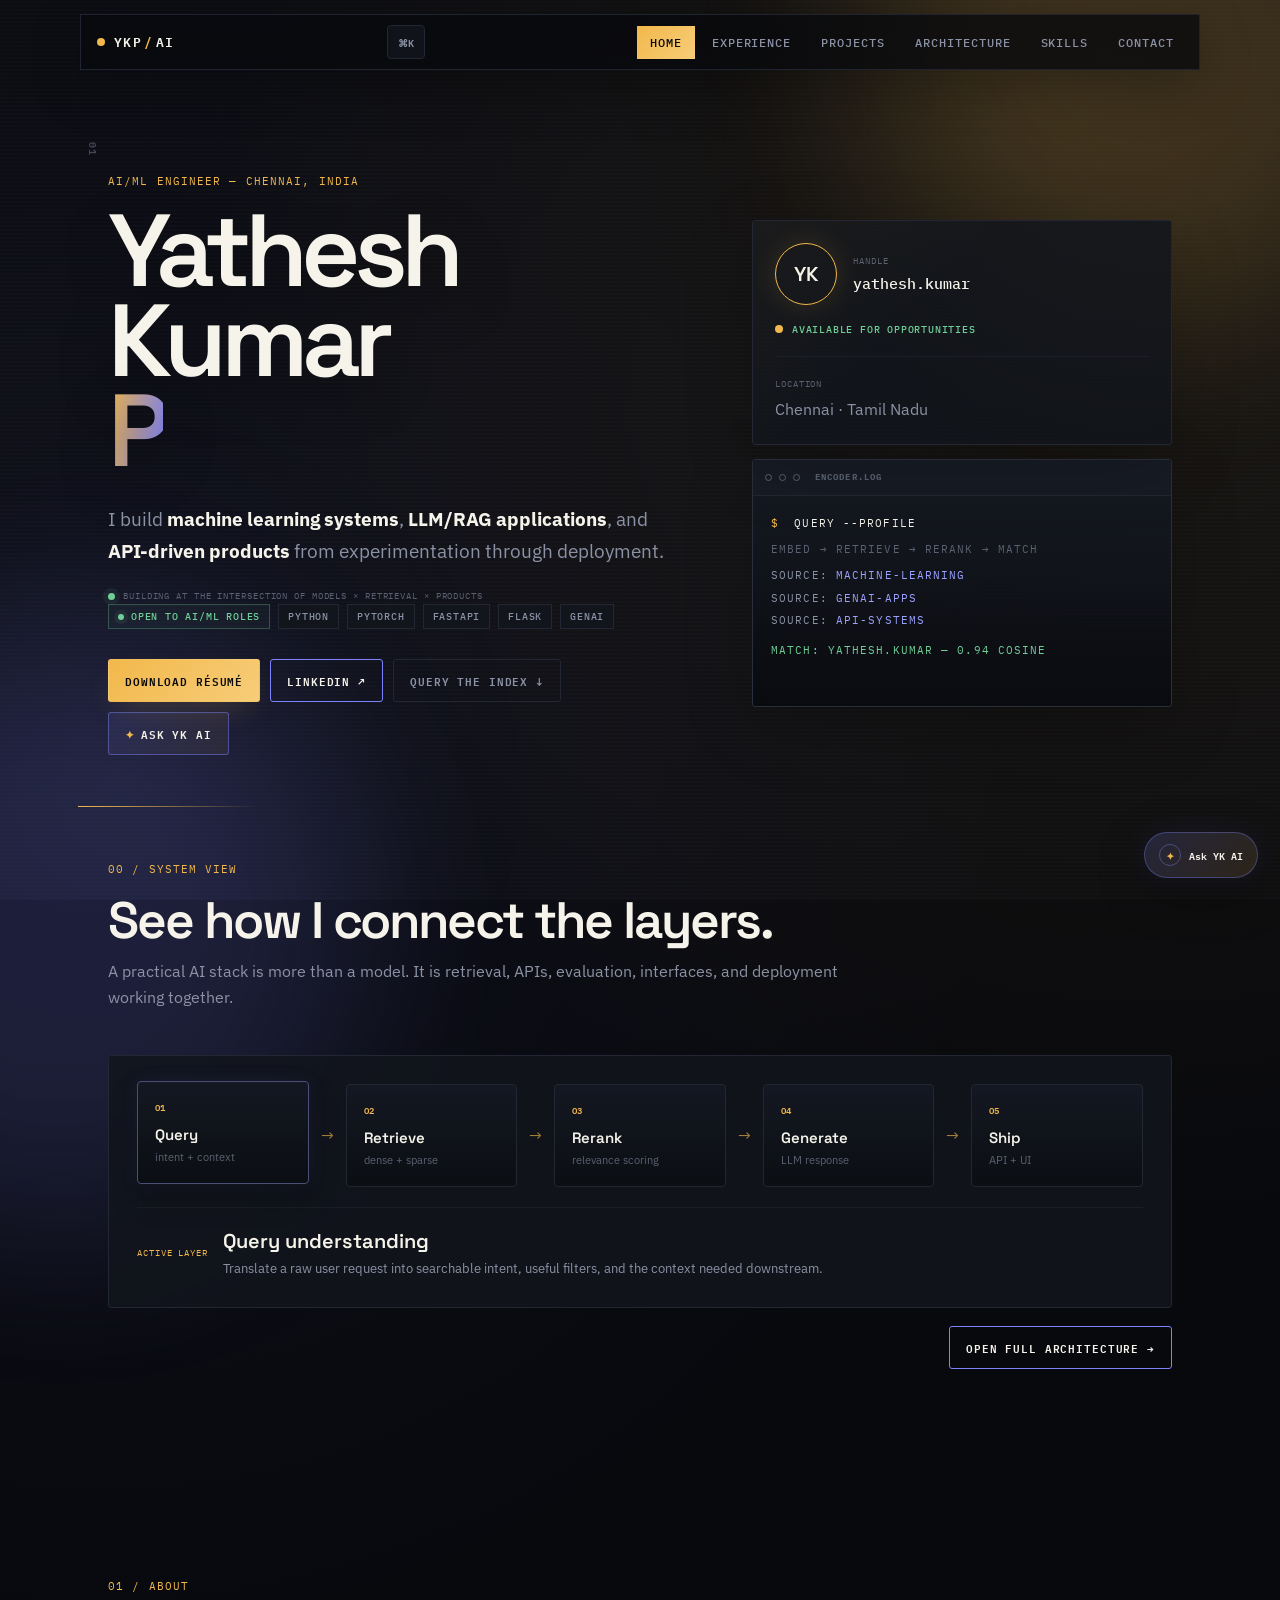
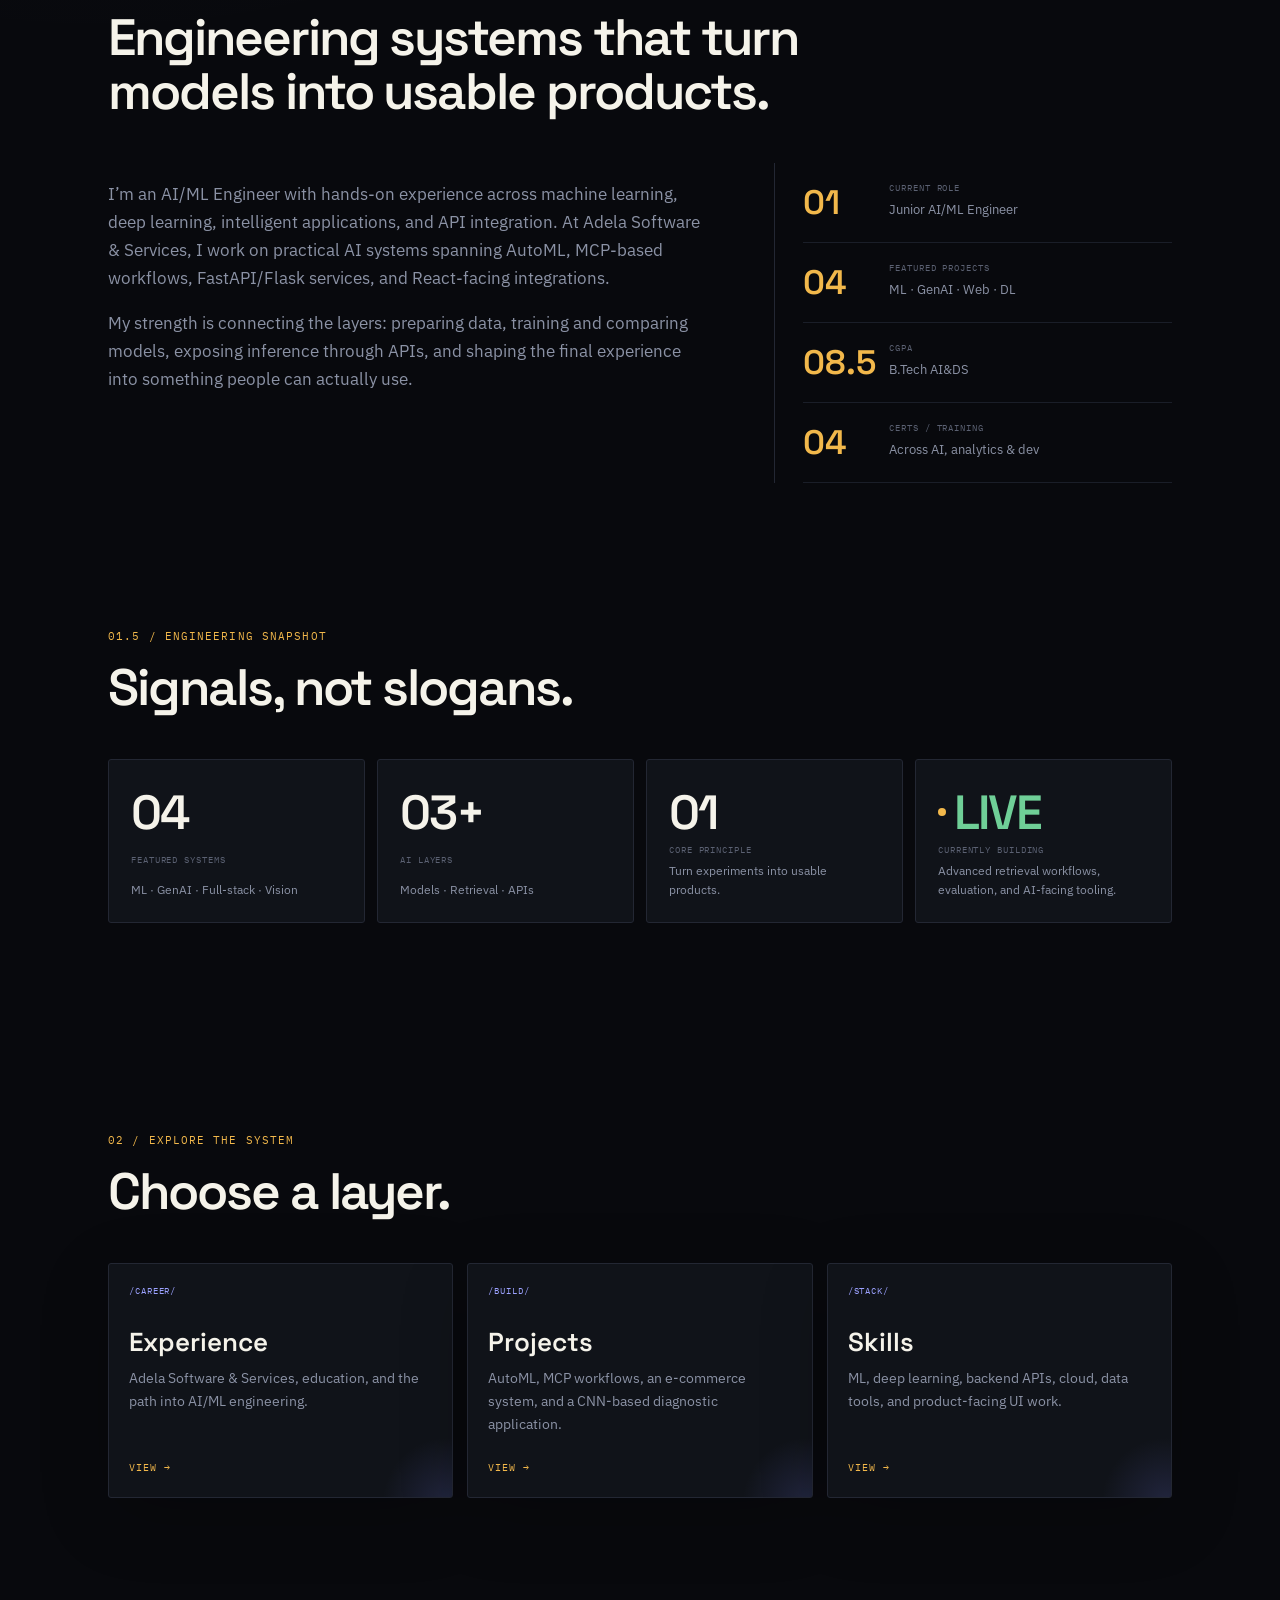
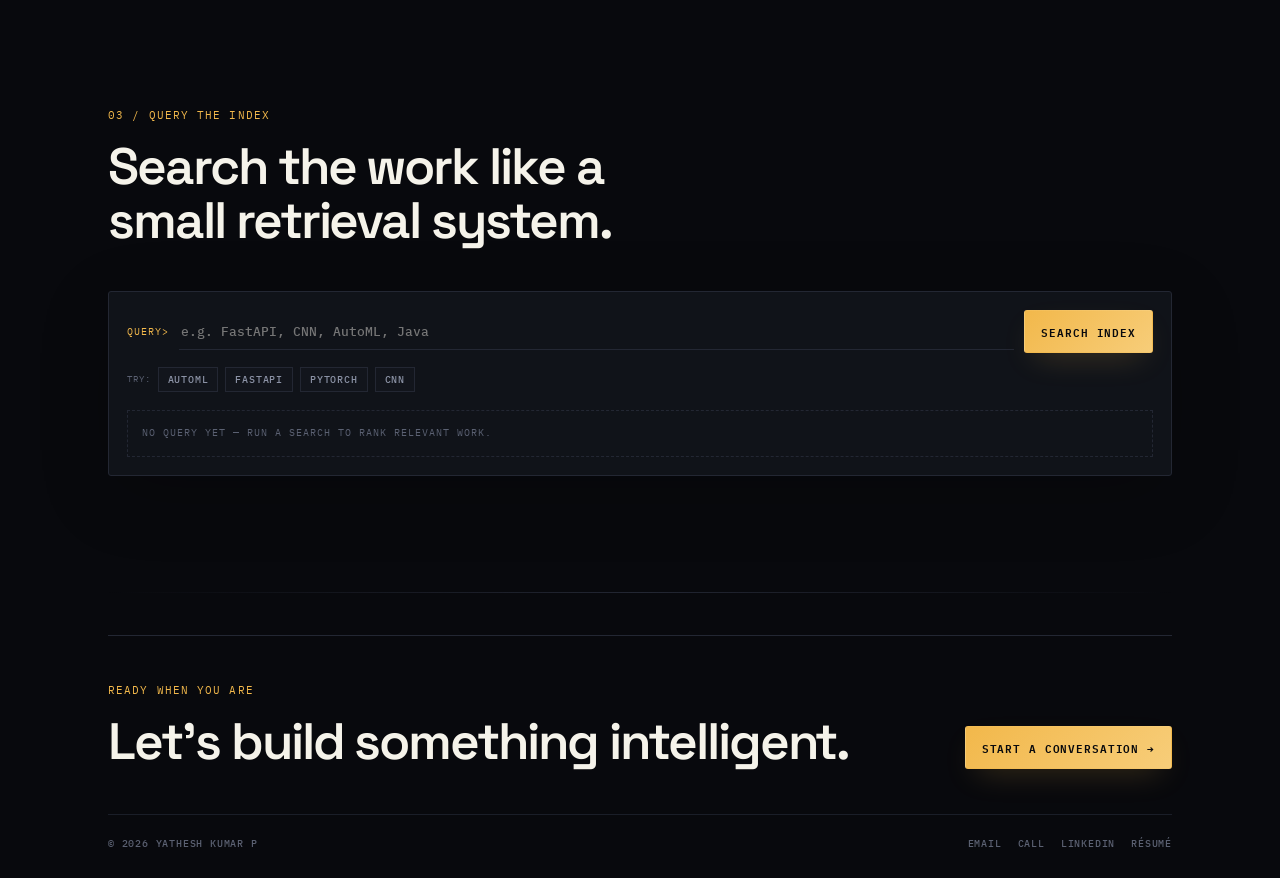
<file: index.html>
<!doctype html>
  
<html lang="en">
<head>
  <meta charset="utf-8">
  <meta name="viewport" content="width=device-width,initial-scale=1">
  <title>Yathesh Kumar P — AI/ML Engineer</title>
  <meta name="description" content="Yathesh Kumar P is an AI/ML Engineer building machine learning, GenAI, API, and intelligent application systems.">
  <link rel="canonical" href="https://REPLACE-WITH-USERNAME.github.io/">
  <meta property="og:type" content="website">
  <meta property="og:title" content="Yathesh Kumar P — AI/ML Engineer">
  <meta property="og:description" content="AI/ML Engineer focused on machine learning, GenAI, APIs, and intelligent applications.">
  <meta property="og:image" content="https://REPLACE-WITH-USERNAME.github.io/assets/og-image.png">
  <meta name="twitter:card" content="summary_large_image">
  <meta name="twitter:title" content="Yathesh Kumar P — AI/ML Engineer">
  <meta name="twitter:description" content="AI/ML Engineer focused on machine learning, GenAI, APIs, and intelligent applications.">
  <meta name="twitter:image" content="https://REPLACE-WITH-USERNAME.github.io/assets/og-image.png">
  <link rel="icon" href="assets/favicon.svg" type="image/svg+xml">
  <link rel="preconnect" href="https://fonts.googleapis.com">
  <link rel="preconnect" href="https://fonts.gstatic.com" crossorigin>
  <link href="https://fonts.googleapis.com/css2?family=IBM+Plex+Mono:wght@400;500;600&family=IBM+Plex+Sans:wght@400;500;600&family=Space+Grotesk:wght@500;600;700&display=swap" rel="stylesheet">
  <link rel="stylesheet" href="assets/style.css">
<script type="application/ld+json">{"@context":"https://schema.org","@type":"Person","name":"Yathesh Kumar P","jobTitle":"AI/ML Engineer","email":"mailto:yatheshkumar8@gmail.com","url":"https://REPLACE-WITH-USERNAME.github.io/","sameAs":["https://www.linkedin.com/in/yathesh-kumar-p-937830291/"]}</script><link rel="manifest" href="site.webmanifest"></head>
<body data-page="home"><div class="scroll-progress" aria-hidden="true"><span></span></div>

  <div class="curtain"><div class="curtain-inner"><span class="curtain-name">YATHESH KUMAR P</span><span class="curtain-role">AI/ML ENGINEER · INTELLIGENT SYSTEMS</span></div></div>
  <div class="grid-bg"></div><div class="orb orb-amber"></div><div class="orb orb-violet"></div>
  <header class="nav-wrap"><nav class="nav" aria-label="Primary"><a class="brand" href="index.html" data-transition><span class="pulse-dot"></span><span>YKP<span class="brand-slash">/</span>AI</span></a><button class="palette-toggle" id="palette-toggle" type="button" aria-label="Open command palette">⌘K</button><button class="menu-btn" aria-expanded="false" aria-controls="nav-links">MENU</button><div id="nav-links" class="nav-links"><a class="active" href="index.html" data-transition>Home</a><a href="experience.html" data-transition>Experience</a><a href="projects.html" data-transition>Projects</a><a href="architecture.html" data-transition>Architecture</a><a href="skills.html" data-transition>Skills</a><a href="contact.html" data-transition>Contact</a></div></nav></header>

  <main>
    <section class="hero section-grid">
      <div class="hero-copy reveal">
        <div class="eyebrow mono">AI/ML ENGINEER — CHENNAI, INDIA</div>
        <h1 class="hero-title"><span class="text-reveal">Yathesh Kumar</span><span class="gradient-text text-reveal">P</span></h1>
        <p class="hero-summary">I build <strong>machine learning systems</strong>, <strong>LLM/RAG applications</strong>, and <strong>API-driven products</strong> from experimentation through deployment.</p>
        <div class="hero-kicker mono"><span class="signal"></span> BUILDING AT THE INTERSECTION OF MODELS × RETRIEVAL × PRODUCTS</div>
        <div class="chip-row"><span class="chip chip-live"><span class="mini-dot"></span>Open to AI/ML roles</span><span class="chip">Python</span><span class="chip">PyTorch</span><span class="chip">FastAPI</span><span class="chip">Flask</span><span class="chip">GenAI</span></div>
        <div class="button-row"><a class="btn primary" href="assets/resume.pdf">Download résumé</a><a class="btn ghost" href="https://www.linkedin.com/in/yathesh-kumar-p-937830291/" target="_blank" rel="noopener">LinkedIn ↗</a><a class="btn tertiary" href="#query">Query the index ↓</a><button class="btn ai-btn" id="hero-copilot" type="button"><span>✦</span> Ask YK AI</button></div>
      </div>
      <div class="hero-side reveal-stagger">
        <div class="profile-card card"><div class="profile-top"><div class="avatar-mark" aria-hidden="true">YK</div><div><div class="mono label">HANDLE</div><div class="handle">yathesh.kumar</div></div></div><div class="status"><span class="status-dot"></span>Available for opportunities</div><div class="card-rule"></div><div class="mono faint">LOCATION</div><div class="profile-value">Chennai · Tamil Nadu</div></div>
        <div class="terminal card"><div class="terminal-bar"><span></span><span></span><span></span><b class="mono">encoder.log</b></div><div class="terminal-body mono" id="terminal-log"><div><span class="prompt">$</span> query --profile</div><div class="dim">embed → retrieve → rerank → match</div><div class="log-line">source: <span>machine-learning</span></div><div class="log-line">source: <span>genai-apps</span></div><div class="log-line">source: <span>api-systems</span></div><div class="success">match: yathesh.kumar — 0.94 cosine</div></div></div>
      </div>
    </section>

    <section id="architecture-preview" class="section architecture-preview">
      <div class="section-head reveal"><div class="eyebrow mono">00 / SYSTEM VIEW</div><h2>See how I connect the layers.</h2><p class="section-lead">A practical AI stack is more than a model. It is retrieval, APIs, evaluation, interfaces, and deployment working together.</p></div>
      <div class="mini-architecture card reveal">
        <div class="arch-track">
          <button class="arch-node active" data-arch-node="query"><span class="node-num">01</span><strong>Query</strong><small>intent + context</small></button>
          <span class="arch-arrow">→</span>
          <button class="arch-node" data-arch-node="retrieve"><span class="node-num">02</span><strong>Retrieve</strong><small>dense + sparse</small></button>
          <span class="arch-arrow">→</span>
          <button class="arch-node" data-arch-node="rerank"><span class="node-num">03</span><strong>Rerank</strong><small>relevance scoring</small></button>
          <span class="arch-arrow">→</span>
          <button class="arch-node" data-arch-node="generate"><span class="node-num">04</span><strong>Generate</strong><small>LLM response</small></button>
          <span class="arch-arrow">→</span>
          <button class="arch-node" data-arch-node="ship"><span class="node-num">05</span><strong>Ship</strong><small>API + UI</small></button>
        </div>
        <div id="arch-detail" class="arch-detail"><div class="mono">ACTIVE LAYER</div><strong>Query understanding</strong><p>Translate a raw user request into searchable intent, useful filters, and the context needed downstream.</p></div>
      </div>
      <div class="section-actions"><a class="btn ghost" href="architecture.html" data-transition>Open full architecture →</a></div>
    </section>

    <section class="section about"><div class="section-head reveal"><div class="eyebrow mono">01 / ABOUT</div><h2>Engineering systems that turn models into usable products.</h2></div><div class="about-grid"><div class="about-copy reveal"><p>I’m an AI/ML Engineer with hands-on experience across machine learning, deep learning, intelligent applications, and API integration. At Adela Software &amp; Services, I work on practical AI systems spanning AutoML, MCP-based workflows, FastAPI/Flask services, and React-facing integrations.</p><p>My strength is connecting the layers: preparing data, training and comparing models, exposing inference through APIs, and shaping the final experience into something people can actually use.</p></div><div class="stats reveal-stagger"><div class="stat"><strong>01</strong><span class="mono">CURRENT ROLE</span><em>Junior AI/ML Engineer</em></div><div class="stat"><strong>04</strong><span class="mono">FEATURED PROJECTS</span><em>ML · GenAI · Web · DL</em></div><div class="stat"><strong>08.5</strong><span class="mono">CGPA</span><em>B.Tech AI&amp;DS</em></div><div class="stat"><strong>04</strong><span class="mono">CERTS / TRAINING</span><em>Across AI, analytics &amp; dev</em></div></div></div></section>

    <section id="metrics" class="section metrics-section">
      <div class="section-head reveal"><div class="eyebrow mono">01.5 / ENGINEERING SNAPSHOT</div><h2>Signals, not slogans.</h2></div>
      <div class="metric-grid reveal-stagger">
        <div class="metric-card card"><strong>04</strong><span class="mono">FEATURED SYSTEMS</span><p>ML · GenAI · Full-stack · Vision</p></div>
        <div class="metric-card card"><strong>03+</strong><span class="mono">AI LAYERS</span><p>Models · Retrieval · APIs</p></div>
        <div class="metric-card card"><strong>01</strong><span class="mono">CORE PRINCIPLE</span><p>Turn experiments into usable products.</p></div>
        <div class="metric-card card live-card"><strong><span class="status-dot"></span>LIVE</strong><span class="mono">CURRENTLY BUILDING</span><p>Advanced retrieval workflows, evaluation, and AI-facing tooling.</p></div>
      </div>
    </section>

    <section class="section explore"><div class="section-head reveal"><div class="eyebrow mono">02 / EXPLORE THE SYSTEM</div><h2>Choose a layer.</h2></div><div class="explore-grid reveal-stagger"><a class="explore-card card" href="experience.html" data-transition><span class="mono path">/career/</span><h3>Experience</h3><p>Adela Software &amp; Services, education, and the path into AI/ML engineering.</p><span class="view mono">View →</span></a><a class="explore-card card" href="projects.html" data-transition><span class="mono path">/build/</span><h3>Projects</h3><p>AutoML, MCP workflows, an e-commerce system, and a CNN-based diagnostic application.</p><span class="view mono">View →</span></a><a class="explore-card card" href="skills.html" data-transition><span class="mono path">/stack/</span><h3>Skills</h3><p>ML, deep learning, backend APIs, cloud, data tools, and product-facing UI work.</p><span class="view mono">View →</span></a></div></section>

    <section id="query" class="section query-section"><div class="section-head reveal"><div class="eyebrow mono">03 / QUERY THE INDEX</div><h2>Search the work like a small retrieval system.</h2></div><div class="query-box card reveal"><form id="search-form"><div class="search-line"><span class="mono">query&gt;</span><input id="search-input" autocomplete="off" placeholder="e.g. FastAPI, CNN, AutoML, Java"><button class="btn primary" type="submit">Search index</button></div></form><div class="try-row"><span class="mono faint">TRY:</span><button type="button" class="try-chip">AutoML</button><button type="button" class="try-chip">FastAPI</button><button type="button" class="try-chip">PyTorch</button><button type="button" class="try-chip">CNN</button></div><div id="search-results" class="results" aria-live="polite"><div class="result-placeholder mono">No query yet — run a search to rank relevant work.</div></div></div></section>
  </main>

  <footer class="footer"><div class="footer-cta"><div><div class="eyebrow mono">READY WHEN YOU ARE</div><h2>Let’s build something intelligent.</h2></div><a class="btn primary" href="contact.html" data-transition>Start a conversation →</a></div><div class="footer-bar"><span>© 2026 Yathesh Kumar P</span><div class="footer-links"><a href="mailto:yatheshkumar8@gmail.com">Email</a><a href="tel:+919566517450">Call</a><a href="https://www.linkedin.com/in/yathesh-kumar-p-937830291/" target="_blank" rel="noopener">LinkedIn</a><a href="assets/resume.pdf">Résumé</a></div></div></footer>
  <canvas id="sparkle-canvas" aria-hidden="true"></canvas><div id="sparkle-cursor" aria-hidden="true">✦</div>
  <div id="command-palette" class="command-palette" aria-hidden="true">
  <div class="palette-backdrop" data-palette-close></div>
  <div class="palette-panel" role="dialog" aria-modal="true" aria-labelledby="palette-title">
    <div class="palette-head"><span id="palette-title" class="mono">COMMAND PALETTE</span><button type="button" data-palette-close aria-label="Close">ESC</button></div>
    <div class="palette-search"><span class="mono">⌕</span><input id="palette-input" type="search" autocomplete="off" placeholder="Jump to a page, project, or action…"></div>
    <div id="palette-results" class="palette-results"></div>
    <div class="palette-hint mono">ENTER to open · ESC to close</div>
  </div>
</div>
<button id="copilot-toggle" class="copilot-fab" type="button" aria-label="Open Yathesh AI copilot"><span class="copilot-orbit">✦</span><span>Ask YK AI</span></button>
<aside id="copilot" class="copilot" aria-hidden="true" aria-label="Yathesh AI portfolio assistant">
  <div class="copilot-head"><div><span class="mono">YK / AI COPILOT</span><strong>Portfolio assistant</strong><small id="copilot-status" class="copilot-status mono">● Demo mode</small></div><button type="button" data-copilot-close aria-label="Close assistant">×</button></div>
  <div id="copilot-log" class="copilot-log"><div class="copilot-msg bot">Ask me about Yathesh’s projects, RAG work, stack, experience, or how this portfolio is engineered.</div></div>
  <div class="copilot-chips"><button type="button" data-copilot-q="What AI projects has Yathesh built?">AI projects</button><button type="button" data-copilot-q="What is Yathesh's RAG stack?">RAG stack</button><button type="button" data-copilot-q="How can I contact Yathesh?">Contact</button></div>
  <form id="copilot-form" class="copilot-input"><input id="copilot-query" autocomplete="off" placeholder="Ask a question…"><button type="submit">→</button></form>
  <div class="copilot-note mono">GEMINI LIVE VIA SECURE BACKEND · API KEY NEVER STORED IN THIS SITE</div>
</aside>
<script src="assets/ai-config.js"></script><script src="assets/main.js" defer></script>
<div id="pointer-glow" aria-hidden="true"></div>
</body>
</html>
</file>
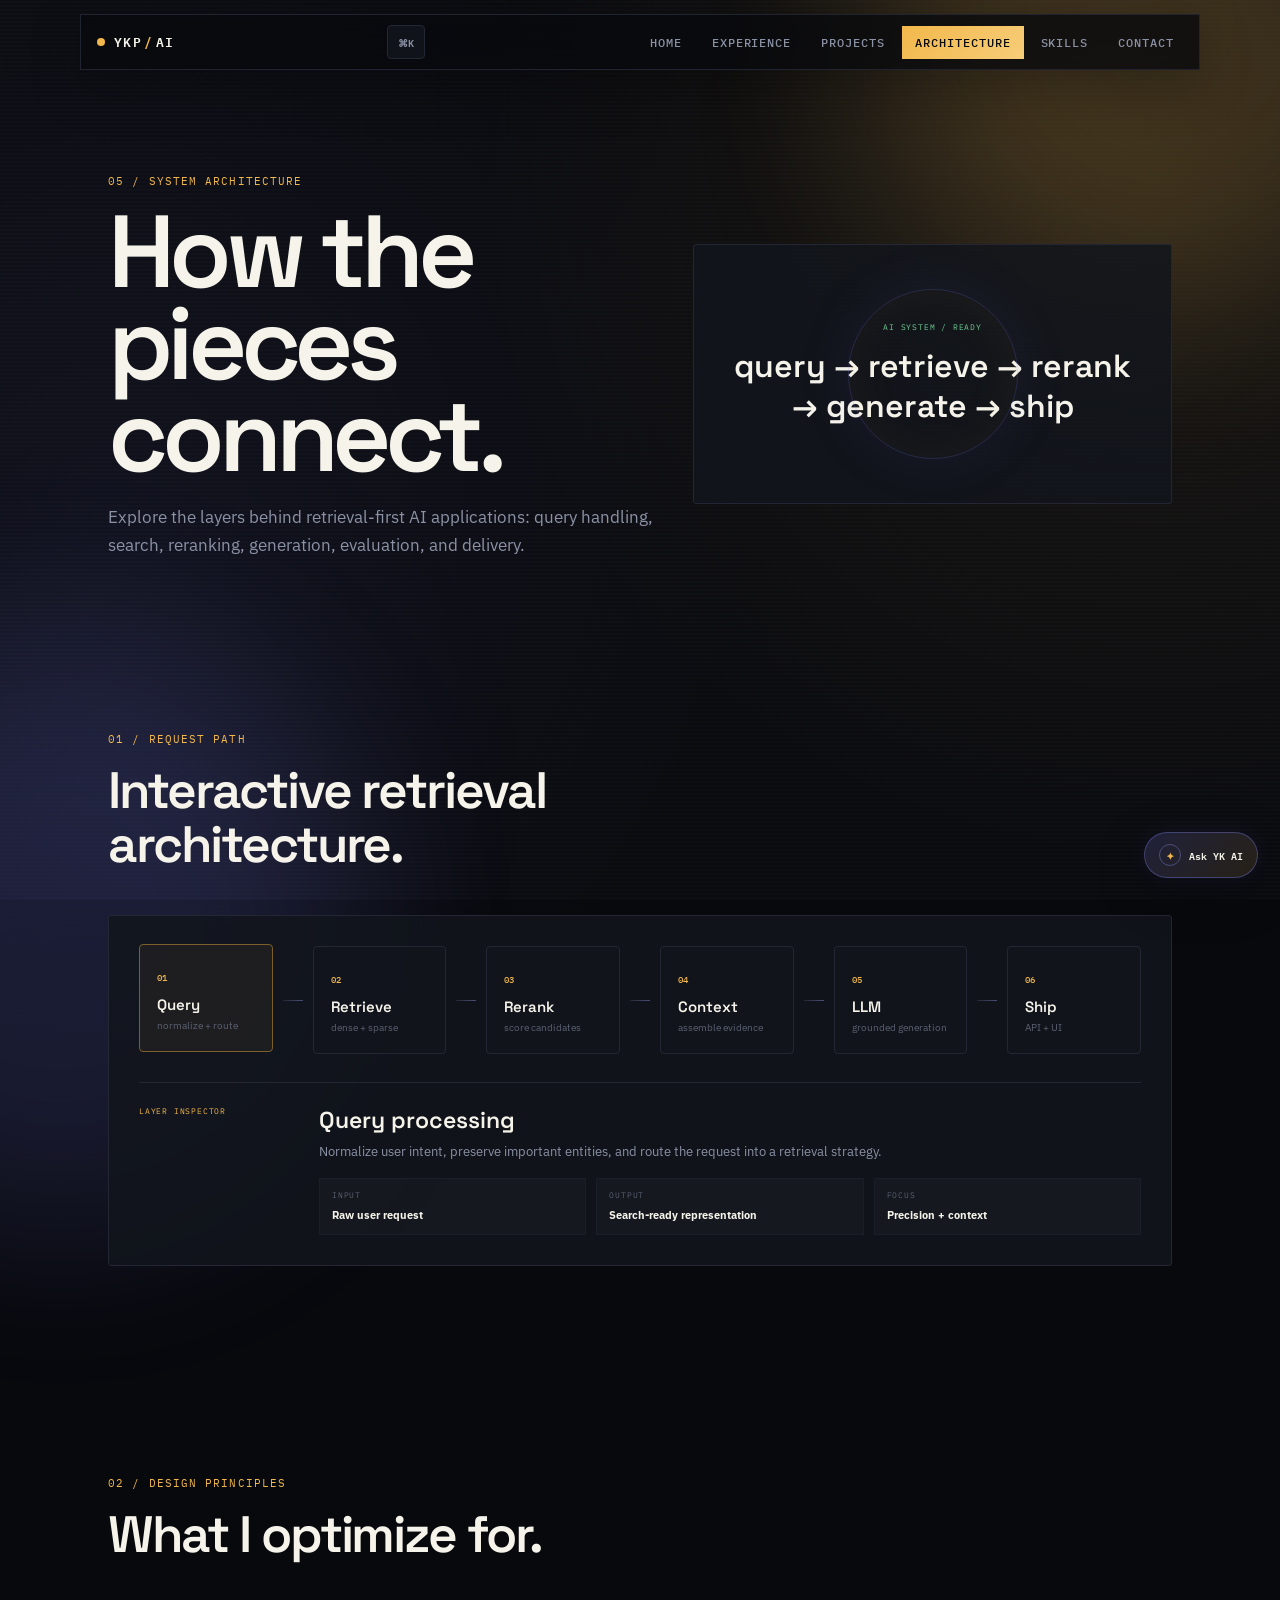
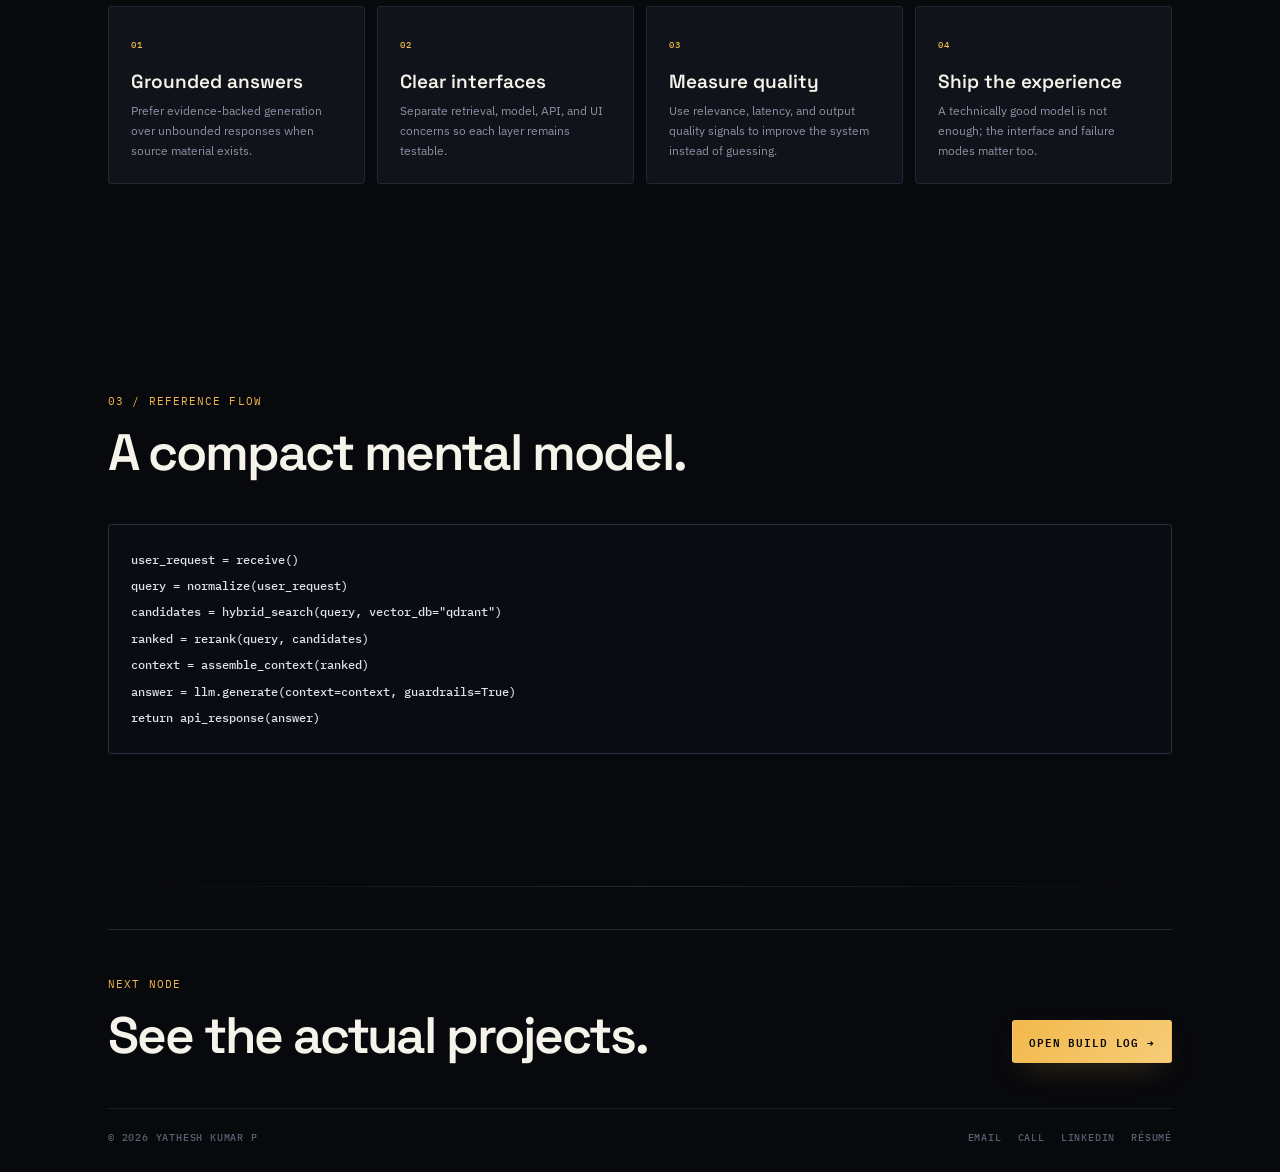
<file: architecture.html>
<!doctype html>
<html lang="en">
<head>
<meta charset="utf-8">
<meta name="viewport" content="width=device-width,initial-scale=1">
<title>Architecture — Yathesh Kumar P</title>
<meta name="description" content="Interactive AI system architecture and engineering approach by Yathesh Kumar P.">
<meta property="og:type" content="website"><meta property="og:title" content="Architecture — Yathesh Kumar P"><meta property="og:description" content="How Yathesh connects retrieval, models, APIs, interfaces, and deployment into AI systems."><meta property="og:image" content="assets/og-image.png">
<link rel="icon" href="assets/favicon.svg" type="image/svg+xml">
<link rel="preconnect" href="https://fonts.googleapis.com"><link rel="preconnect" href="https://fonts.gstatic.com" crossorigin>
<link href="https://fonts.googleapis.com/css2?family=IBM+Plex+Mono:wght@400;500;600&family=IBM+Plex+Sans:wght@400;500;600&family=Space+Grotesk:wght@500;600;700&display=swap" rel="stylesheet">
<link rel="stylesheet" href="assets/style.css">
<script type="application/ld+json">{"@context":"https://schema.org","@type":"Person","name":"Yathesh Kumar P","jobTitle":"AI/ML Engineer","email":"mailto:yatheshkumar8@gmail.com","url":"https://REPLACE-WITH-USERNAME.github.io/","sameAs":["https://www.linkedin.com/in/yathesh-kumar-p-937830291/"]}</script><link rel="manifest" href="site.webmanifest"></head>
<body data-page="architecture">
<div class="scroll-progress" aria-hidden="true"><span></span></div><div class="curtain"><div class="curtain-status mono">system.describe()</div></div><div class="grid-bg"></div><div class="orb orb-amber"></div><div class="orb orb-violet"></div>
<header class="nav-wrap"><nav class="nav" aria-label="Primary"><a class="brand" href="index.html" data-transition><span class="pulse-dot"></span><span>YKP<span class="brand-slash">/</span>AI</span></a><button class="palette-toggle" id="palette-toggle" type="button" aria-label="Open command palette">⌘K</button><button class="menu-btn" aria-expanded="false" aria-controls="nav-links">MENU</button><div id="nav-links" class="nav-links"><a href="index.html" data-transition>Home</a><a href="experience.html" data-transition>Experience</a><a href="projects.html" data-transition>Projects</a><a class="active" href="architecture.html" data-transition>Architecture</a><a href="skills.html" data-transition>Skills</a><a href="contact.html" data-transition>Contact</a></div></nav></header>
<main>
<section class="page-hero section"><div><div class="eyebrow mono">05 / SYSTEM ARCHITECTURE</div><h1>How the pieces connect.</h1><p>Explore the layers behind retrieval-first AI applications: query handling, search, reranking, generation, evaluation, and delivery.</p></div><div class="architecture-hero-visual card"><div class="pulse-ring"></div><span class="mono">AI SYSTEM / READY</span><strong>query → retrieve → rerank → generate → ship</strong></div></section>
<section class="section architecture-system"><div class="section-head reveal"><div class="eyebrow mono">01 / REQUEST PATH</div><h2>Interactive retrieval architecture.</h2></div><div class="architecture-board card reveal"><div class="pipeline"><button class="pipeline-node active" data-pipeline="query"><span>01</span><strong>Query</strong><small>normalize + route</small></button><div class="pipeline-link"></div><button class="pipeline-node" data-pipeline="retrieve"><span>02</span><strong>Retrieve</strong><small>dense + sparse</small></button><div class="pipeline-link"></div><button class="pipeline-node" data-pipeline="rerank"><span>03</span><strong>Rerank</strong><small>score candidates</small></button><div class="pipeline-link"></div><button class="pipeline-node" data-pipeline="context"><span>04</span><strong>Context</strong><small>assemble evidence</small></button><div class="pipeline-link"></div><button class="pipeline-node" data-pipeline="llm"><span>05</span><strong>LLM</strong><small>grounded generation</small></button><div class="pipeline-link"></div><button class="pipeline-node" data-pipeline="ship"><span>06</span><strong>Ship</strong><small>API + UI</small></button></div><div class="architecture-inspector"><div class="mono">LAYER INSPECTOR</div><h3 id="pipeline-title">Query processing</h3><p id="pipeline-description">Normalize user intent, preserve important entities, and route the request into a retrieval strategy.</p><div class="inspector-grid"><div><span class="mono">INPUT</span><strong id="pipeline-input">Raw user request</strong></div><div><span class="mono">OUTPUT</span><strong id="pipeline-output">Search-ready representation</strong></div><div><span class="mono">FOCUS</span><strong id="pipeline-focus">Precision + context</strong></div></div></div></div></section>
<section class="section architecture-principles"><div class="section-head reveal"><div class="eyebrow mono">02 / DESIGN PRINCIPLES</div><h2>What I optimize for.</h2></div><div class="principle-grid reveal-stagger"><article class="principle card"><span class="mono">01</span><h3>Grounded answers</h3><p>Prefer evidence-backed generation over unbounded responses when source material exists.</p></article><article class="principle card"><span class="mono">02</span><h3>Clear interfaces</h3><p>Separate retrieval, model, API, and UI concerns so each layer remains testable.</p></article><article class="principle card"><span class="mono">03</span><h3>Measure quality</h3><p>Use relevance, latency, and output quality signals to improve the system instead of guessing.</p></article><article class="principle card"><span class="mono">04</span><h3>Ship the experience</h3><p>A technically good model is not enough; the interface and failure modes matter too.</p></article></div></section>
<section class="section stack-code"><div class="section-head reveal"><div class="eyebrow mono">03 / REFERENCE FLOW</div><h2>A compact mental model.</h2></div><pre class="code-card card"><code>user_request = receive()
query = normalize(user_request)
candidates = hybrid_search(query, vector_db="qdrant")
ranked = rerank(query, candidates)
context = assemble_context(ranked)
answer = llm.generate(context=context, guardrails=True)
return api_response(answer)</code></pre></section>
</main>
<footer class="footer"><div class="footer-cta"><div><div class="eyebrow mono">NEXT NODE</div><h2>See the actual projects.</h2></div><a class="btn primary" href="projects.html" data-transition>Open build log →</a></div><div class="footer-bar"><span>© 2026 Yathesh Kumar P</span><div class="footer-links"><a href="mailto:yatheshkumar8@gmail.com">Email</a><a href="tel:+919566517450">Call</a><a href="https://www.linkedin.com/in/yathesh-kumar-p-937830291/" target="_blank" rel="noopener">LinkedIn</a><a href="assets/resume.pdf">Résumé</a></div></div></footer>
<div id="command-palette" class="command-palette" aria-hidden="true"><div class="palette-backdrop" data-palette-close></div><div class="palette-panel" role="dialog" aria-modal="true" aria-labelledby="palette-title"><div class="palette-head"><span id="palette-title" class="mono">COMMAND PALETTE</span><button type="button" data-palette-close>ESC</button></div><div class="palette-search"><span class="mono">⌕</span><input id="palette-input" type="search" autocomplete="off" placeholder="Jump to a page, project, or action…"></div><div id="palette-results" class="palette-results"></div><div class="palette-hint mono">ENTER to open · ESC to close</div></div></div>
<button id="copilot-toggle" class="copilot-fab" type="button"><span class="copilot-orbit">✦</span><span>Ask YK AI</span></button><aside id="copilot" class="copilot" aria-hidden="true"><div class="copilot-head"><div><span class="mono">YK / AI COPILOT</span><strong>Portfolio assistant</strong></div><button type="button" data-copilot-close>×</button></div><div id="copilot-log" class="copilot-log"><div class="copilot-msg bot">Ask me about projects, RAG, the stack, experience, or contact details.</div></div><div class="copilot-chips"><button type="button" data-copilot-q="What AI projects has Yathesh built?">AI projects</button><button type="button" data-copilot-q="What is Yathesh's RAG stack?">RAG stack</button><button type="button" data-copilot-q="How can I contact Yathesh?">Contact</button></div><form id="copilot-form" class="copilot-input"><input id="copilot-query" autocomplete="off" placeholder="Ask a question…"><button type="submit">→</button></form><div class="copilot-note mono">LOCAL DEMO · CONNECT AN LLM ENDPOINT IN main.js FOR LIVE ANSWERS</div></aside>
<canvas id="sparkle-canvas" aria-hidden="true"></canvas><div id="sparkle-cursor" aria-hidden="true">✦</div><div id="pointer-glow" aria-hidden="true"></div><script src="assets/main.js" defer></script>
</body></html>
</file>
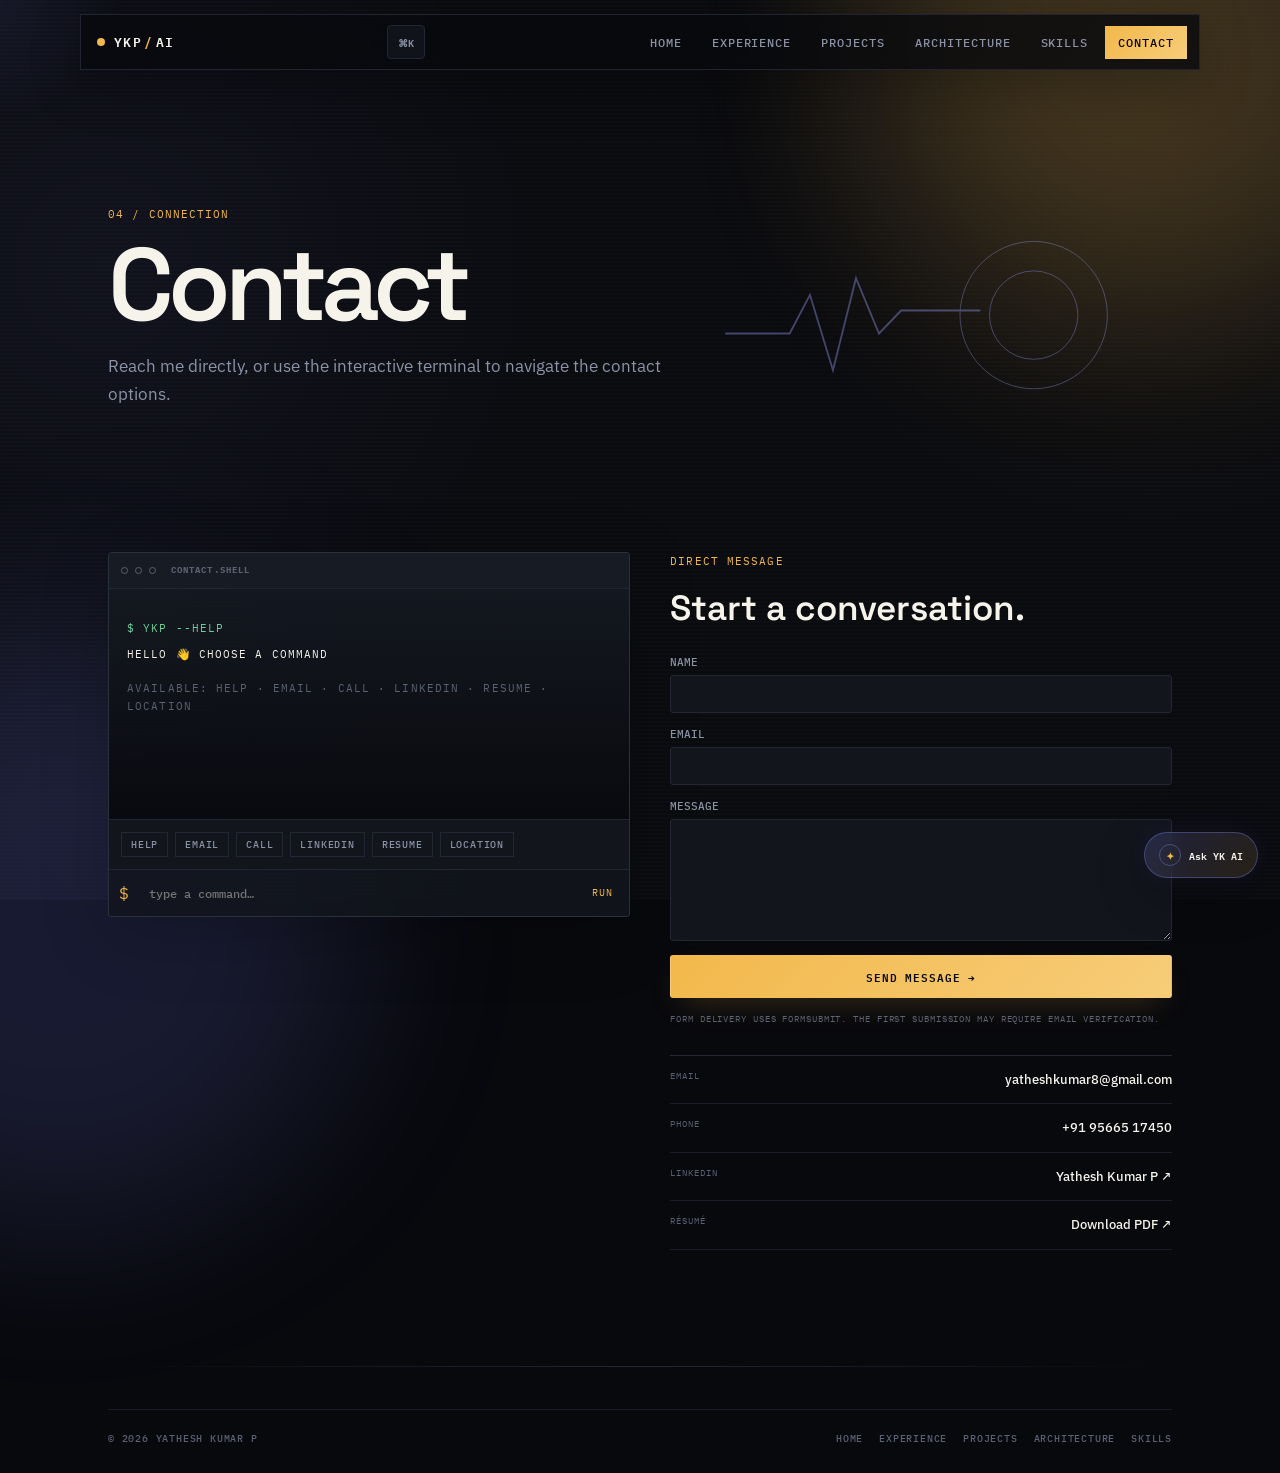
<file: contact.html>
<!doctype html>
  <html lang="en"><head><meta charset="utf-8"><meta name="viewport" content="width=device-width,initial-scale=1"><title>Contact — Yathesh Kumar P</title><meta name="description" content="Contact Yathesh Kumar P by email, phone, LinkedIn, or the portfolio contact form."><link rel="canonical" href="https://REPLACE-WITH-USERNAME.github.io/contact.html"><meta property="og:type" content="website"><meta property="og:title" content="Contact — Yathesh Kumar P"><meta property="og:description" content="Contact Yathesh Kumar P by email, phone, LinkedIn, or the portfolio contact form."><meta property="og:image" content="https://REPLACE-WITH-USERNAME.github.io/assets/og-image.png"><meta name="twitter:card" content="summary_large_image"><link rel="icon" href="assets/favicon.svg" type="image/svg+xml"><link rel="preconnect" href="https://fonts.googleapis.com"><link rel="preconnect" href="https://fonts.gstatic.com" crossorigin><link href="https://fonts.googleapis.com/css2?family=IBM+Plex+Mono:wght@400;500;600&family=IBM+Plex+Sans:wght@400;500;600&family=Space+Grotesk:wght@500;600;700&display=swap" rel="stylesheet"><link rel="stylesheet" href="assets/style.css"><script type="application/ld+json">{"@context":"https://schema.org","@type":"Person","name":"Yathesh Kumar P","jobTitle":"AI/ML Engineer","email":"mailto:yatheshkumar8@gmail.com","url":"https://REPLACE-WITH-USERNAME.github.io/","sameAs":["https://www.linkedin.com/in/yathesh-kumar-p-937830291/"]}</script><link rel="manifest" href="site.webmanifest"></head><body data-page="contact"><div class="scroll-progress" aria-hidden="true"><span></span></div>
<div class="curtain"><div class="curtain-status mono">contact.open()</div></div><div class="grid-bg"></div><div class="orb orb-amber"></div><div class="orb orb-violet"></div><header class="nav-wrap"><nav class="nav" aria-label="Primary"><a class="brand" href="index.html" data-transition><span class="pulse-dot"></span><span>YKP<span class="brand-slash">/</span>AI</span></a><button class="palette-toggle" id="palette-toggle" type="button" aria-label="Open command palette">⌘K</button><button class="menu-btn" aria-expanded="false" aria-controls="nav-links">MENU</button><div id="nav-links" class="nav-links"><a href="index.html" data-transition>Home</a><a href="experience.html" data-transition>Experience</a><a href="projects.html" data-transition>Projects</a><a href="architecture.html" data-transition>Architecture</a><a href="skills.html" data-transition>Skills</a><a class="active" href="contact.html" data-transition>Contact</a></div></nav></header><main><section class="page-hero section"><div><div class="eyebrow mono">04 / CONNECTION</div><h1>Contact</h1><p>Reach me directly, or use the interactive terminal to navigate the contact options.</p></div><svg class="page-art waveform" viewBox="0 0 520 250" aria-hidden="true"><g fill="none" stroke="currentColor"><circle cx="370" cy="125" r="80"/><circle cx="370" cy="125" r="48"/><path d="M35 145h70l22-42 25 82 25-100 25 60 24-25h86" stroke-width="2"/></g></svg></section><section class="section contact-grid"><div class="terminal terminal-large card reveal"><div class="terminal-bar"><span></span><span></span><span></span><b class="mono">contact.shell</b></div><div id="shell-output" class="terminal-output mono"><div class="success">$ ykp --help</div><div>hello 👋 choose a command</div><div class="dim">Available: help · email · call · linkedin · resume · location</div></div><div class="command-row"><button class="command-chip" data-command="help">help</button><button class="command-chip" data-command="email">email</button><button class="command-chip" data-command="call">call</button><button class="command-chip" data-command="linkedin">linkedin</button><button class="command-chip" data-command="resume">resume</button><button class="command-chip" data-command="location">location</button></div><form id="terminal-form" class="terminal-input"><span class="prompt mono">$</span><input id="terminal-command" aria-label="Terminal command" placeholder="type a command…"><button class="mono" type="submit">run</button></form></div><div class="contact-form-wrap reveal"><div class="eyebrow mono">DIRECT MESSAGE</div><h2>Start a conversation.</h2><form class="contact-form" action="https://formsubmit.co/yatheshkumar8@gmail.com" method="POST"><input type="hidden" name="_subject" value="Portfolio Contact — Yathesh Kumar P"><input type="hidden" name="_captcha" value="false"><input type="hidden" name="_template" value="table"><label>Name<input type="text" name="name" required></label><label>Email<input type="email" name="email" required></label><label>Message<textarea name="message" rows="7" required></textarea></label><button class="btn primary" type="submit">Send message →</button><p class="form-note mono">Form delivery uses FormSubmit. The first submission may require email verification.</p></form><div class="direct-links"><a href="mailto:yatheshkumar8@gmail.com"><span class="mono">EMAIL</span><strong>yatheshkumar8@gmail.com</strong></a><a href="tel:+919566517450"><span class="mono">PHONE</span><strong>+91 95665 17450</strong></a><a href="https://www.linkedin.com/in/yathesh-kumar-p-937830291/" target="_blank" rel="noopener"><span class="mono">LINKEDIN</span><strong>Yathesh Kumar P ↗</strong></a><a href="assets/resume.pdf"><span class="mono">RÉSUMÉ</span><strong>Download PDF ↗</strong></a></div></div></section></main><footer class="footer"><div class="footer-bar"><span>© 2026 Yathesh Kumar P</span><div class="footer-links"><a href="index.html" data-transition>Home</a><a href="experience.html" data-transition>Experience</a><a href="projects.html" data-transition>Projects</a><a href="architecture.html" data-transition>Architecture</a><a href="skills.html" data-transition>Skills</a></div></div></footer><canvas id="sparkle-canvas" aria-hidden="true"></canvas><div id="sparkle-cursor" aria-hidden="true">✦</div><div id="command-palette" class="command-palette" aria-hidden="true">
  <div class="palette-backdrop" data-palette-close></div>
  <div class="palette-panel" role="dialog" aria-modal="true" aria-labelledby="palette-title">
    <div class="palette-head"><span id="palette-title" class="mono">COMMAND PALETTE</span><button type="button" data-palette-close aria-label="Close">ESC</button></div>
    <div class="palette-search"><span class="mono">⌕</span><input id="palette-input" type="search" autocomplete="off" placeholder="Jump to a page, project, or action…"></div>
    <div id="palette-results" class="palette-results"></div>
    <div class="palette-hint mono">ENTER to open · ESC to close</div>
  </div>
</div>
<button id="copilot-toggle" class="copilot-fab" type="button" aria-label="Open Yathesh AI copilot"><span class="copilot-orbit">✦</span><span>Ask YK AI</span></button>
<aside id="copilot" class="copilot" aria-hidden="true" aria-label="Yathesh AI portfolio assistant">
  <div class="copilot-head"><div><span class="mono">YK / AI COPILOT</span><strong>Portfolio assistant</strong></div><button type="button" data-copilot-close aria-label="Close assistant">×</button></div>
  <div id="copilot-log" class="copilot-log"><div class="copilot-msg bot">Ask me about Yathesh’s projects, RAG work, stack, experience, or how this portfolio is engineered.</div></div>
  <div class="copilot-chips"><button type="button" data-copilot-q="What AI projects has Yathesh built?">AI projects</button><button type="button" data-copilot-q="What is Yathesh's RAG stack?">RAG stack</button><button type="button" data-copilot-q="How can I contact Yathesh?">Contact</button></div>
  <form id="copilot-form" class="copilot-input"><input id="copilot-query" autocomplete="off" placeholder="Ask a question…"><button type="submit">→</button></form>
  <div class="copilot-note mono">LOCAL DEMO · CONNECT AN LLM ENDPOINT IN main.js FOR LIVE ANSWERS</div>
</aside>
<script src="assets/main.js" defer></script><div id="pointer-glow" aria-hidden="true"></div>
</body></html>
</file>
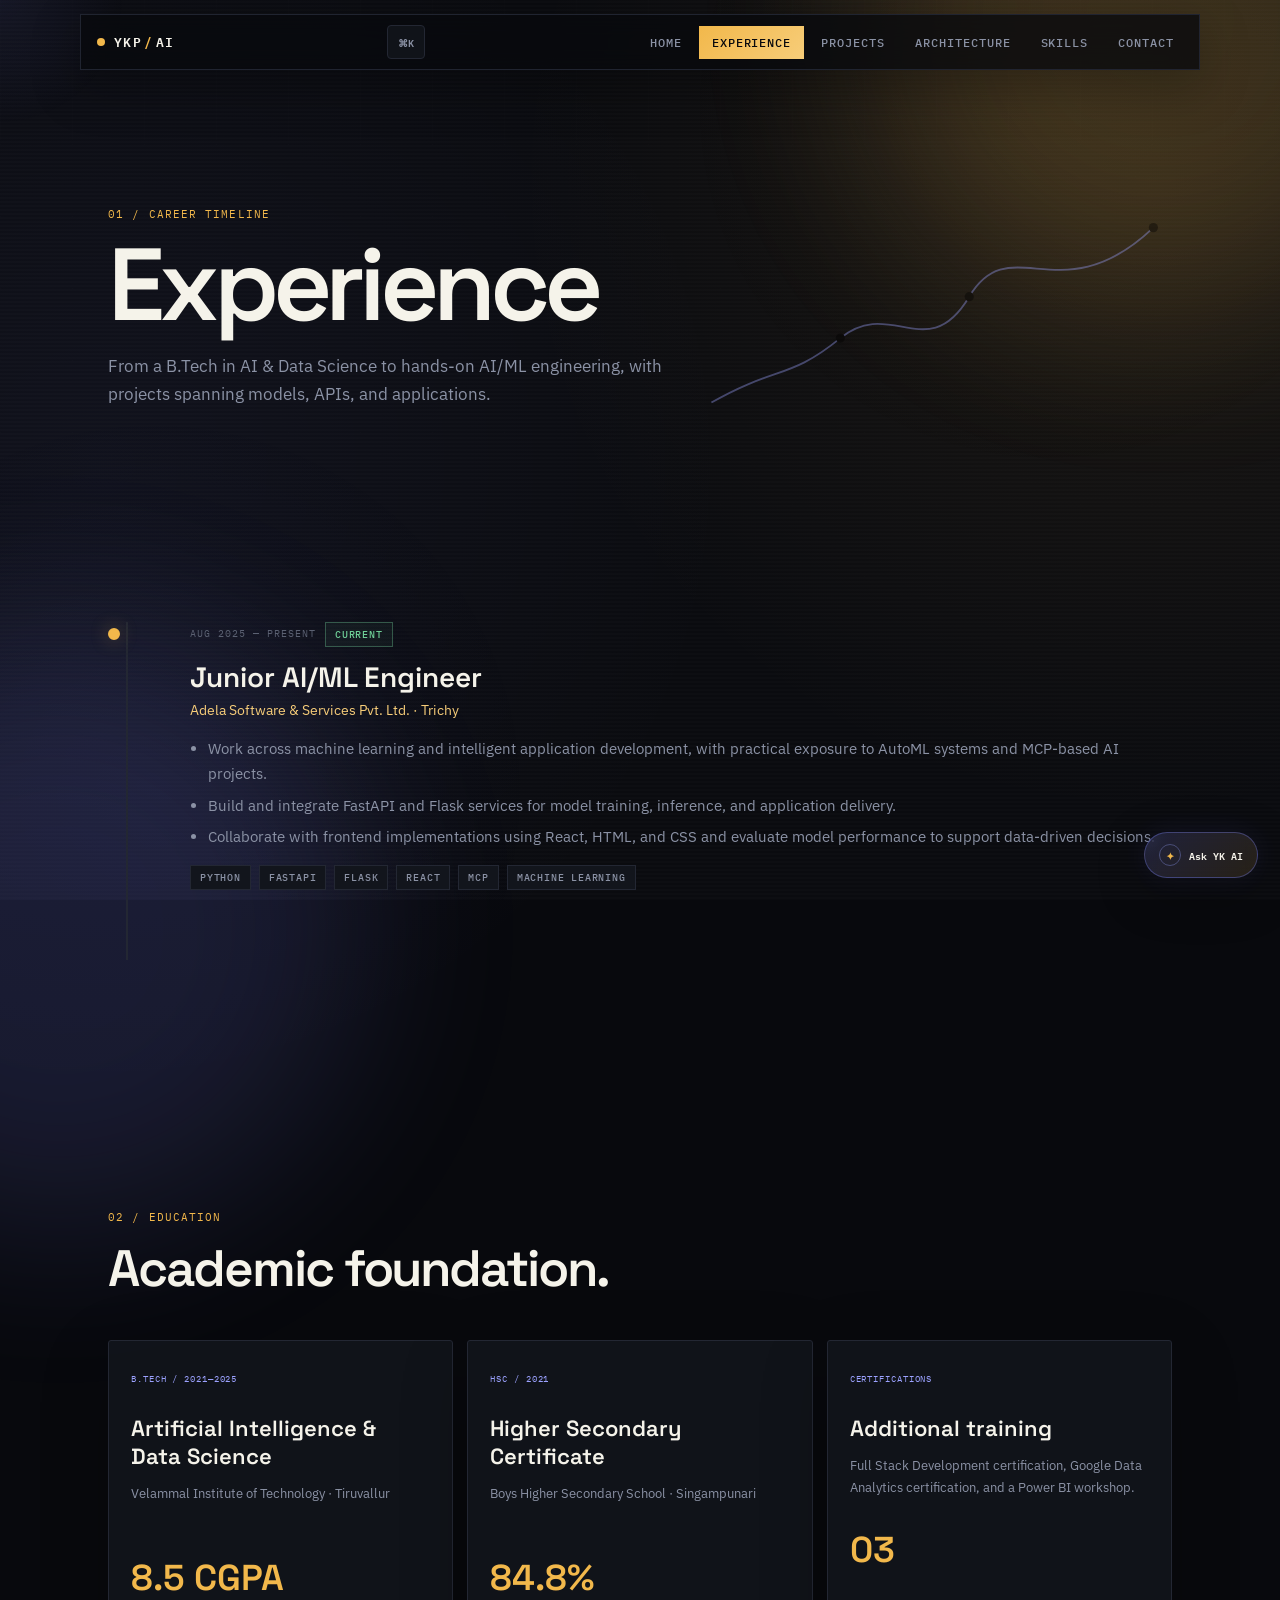
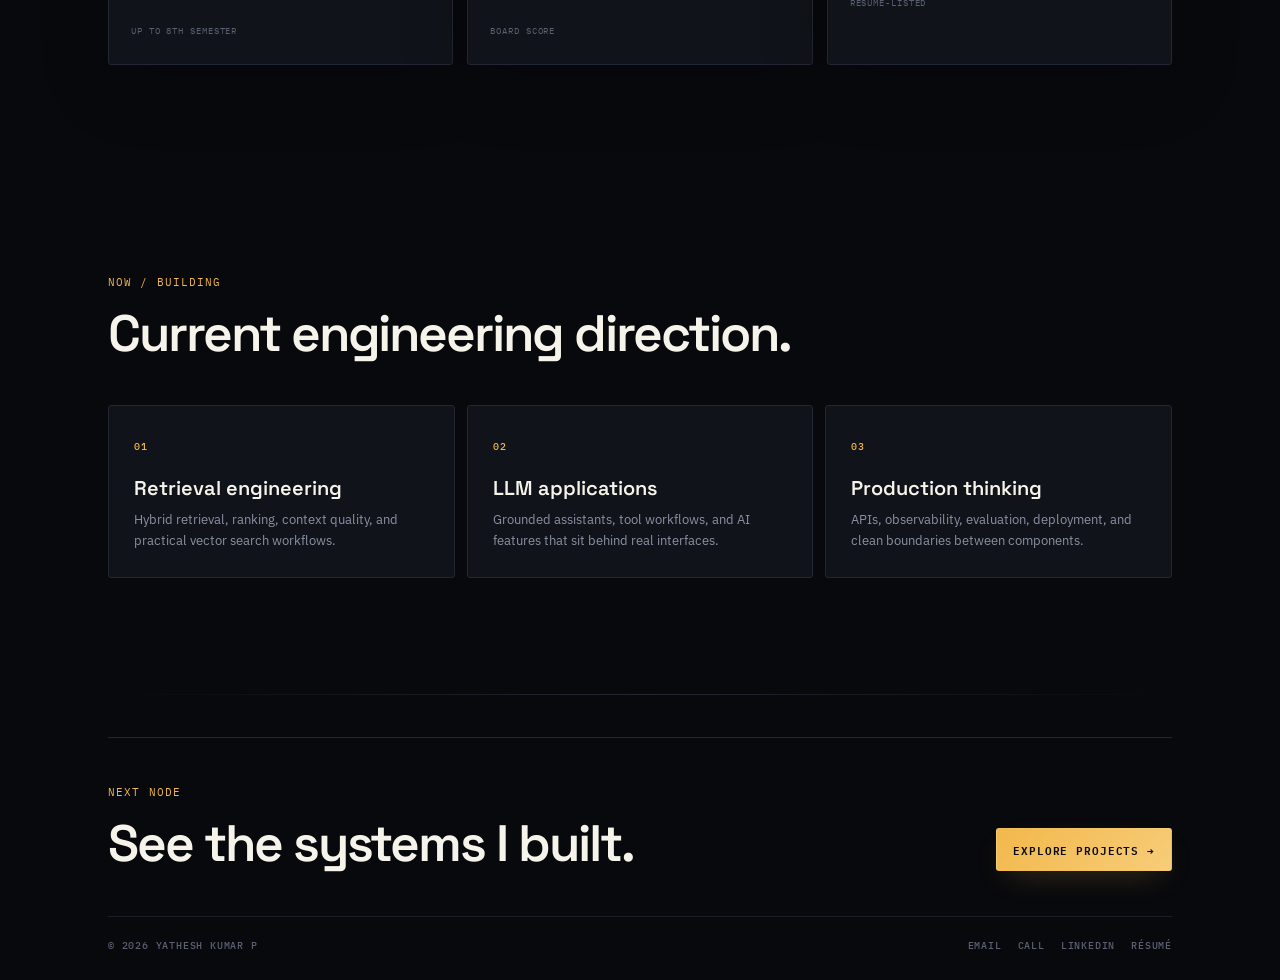
<file: experience.html>
<!doctype html>
  <html lang="en"><head><meta charset="utf-8"><meta name="viewport" content="width=device-width,initial-scale=1"><title>Experience — Yathesh Kumar P</title><meta name="description" content="Career timeline and education for Yathesh Kumar P."><link rel="canonical" href="https://REPLACE-WITH-USERNAME.github.io/experience.html"><meta property="og:type" content="website"><meta property="og:title" content="Experience — Yathesh Kumar P"><meta property="og:description" content="Career timeline and education for Yathesh Kumar P."><meta property="og:image" content="https://REPLACE-WITH-USERNAME.github.io/assets/og-image.png"><meta name="twitter:card" content="summary_large_image"><link rel="icon" href="assets/favicon.svg" type="image/svg+xml"><link rel="preconnect" href="https://fonts.googleapis.com"><link rel="preconnect" href="https://fonts.gstatic.com" crossorigin><link href="https://fonts.googleapis.com/css2?family=IBM+Plex+Mono:wght@400;500;600&family=IBM+Plex+Sans:wght@400;500;600&family=Space+Grotesk:wght@500;600;700&display=swap" rel="stylesheet"><link rel="stylesheet" href="assets/style.css"><script type="application/ld+json">{"@context":"https://schema.org","@type":"Person","name":"Yathesh Kumar P","jobTitle":"AI/ML Engineer","email":"mailto:yatheshkumar8@gmail.com","url":"https://REPLACE-WITH-USERNAME.github.io/","sameAs":["https://www.linkedin.com/in/yathesh-kumar-p-937830291/"]}</script><link rel="manifest" href="site.webmanifest"></head><body data-page="experience"><div class="scroll-progress" aria-hidden="true"><span></span></div>
<div class="curtain"><div class="curtain-status mono">timeline.load()</div></div><div class="grid-bg"></div><div class="orb orb-amber"></div><div class="orb orb-violet"></div><header class="nav-wrap"><nav class="nav" aria-label="Primary"><a class="brand" href="index.html" data-transition><span class="pulse-dot"></span><span>YKP<span class="brand-slash">/</span>AI</span></a><button class="palette-toggle" id="palette-toggle" type="button" aria-label="Open command palette">⌘K</button><button class="menu-btn" aria-expanded="false" aria-controls="nav-links">MENU</button><div id="nav-links" class="nav-links"><a href="index.html" data-transition>Home</a><a class="active" href="experience.html" data-transition>Experience</a><a href="projects.html" data-transition>Projects</a><a href="architecture.html" data-transition>Architecture</a><a href="skills.html" data-transition>Skills</a><a href="contact.html" data-transition>Contact</a></div></nav></header><main><section class="page-hero section"><div><div class="eyebrow mono">01 / CAREER TIMELINE</div><h1>Experience</h1><p>From a B.Tech in AI &amp; Data Science to hands-on AI/ML engineering, with projects spanning models, APIs, and applications.</p></div><svg class="page-art" viewBox="0 0 520 250" aria-hidden="true"><path d="M20 220 C90 180 105 195 160 150 S255 180 300 105 S400 125 500 30" fill="none" stroke="currentColor" stroke-width="2"/><circle cx="160" cy="150" r="5"/><circle cx="300" cy="105" r="5"/><circle cx="500" cy="30" r="5"/></svg></section><section class="section timeline-section"><div class="timeline-wrap"><div class="timeline-rail"><div class="timeline-fill"></div></div><article class="timeline-item reveal" data-current="true"><div class="timeline-node"></div><div class="timeline-content"><div class="timeline-meta"><span class="mono">AUG 2025 — PRESENT</span><span class="current-pill">CURRENT</span></div><h2>Junior AI/ML Engineer</h2><div class="company">Adela Software &amp; Services Pvt. Ltd. · Trichy</div><ul><li>Work across machine learning and intelligent application development, with practical exposure to AutoML systems and MCP-based AI projects.</li><li>Build and integrate FastAPI and Flask services for model training, inference, and application delivery.</li><li>Collaborate with frontend implementations using React, HTML, and CSS and evaluate model performance to support data-driven decisions.</li></ul><div class="chip-row"><span class="chip">Python</span><span class="chip">FastAPI</span><span class="chip">Flask</span><span class="chip">React</span><span class="chip">MCP</span><span class="chip">Machine Learning</span></div></div></article></div></section><section class="section education"><div class="section-head"><div class="eyebrow mono">02 / EDUCATION</div><h2>Academic foundation.</h2></div><div class="education-grid reveal-stagger"><div class="edu-card card"><span class="mono path">B.TECH / 2021—2025</span><h3>Artificial Intelligence &amp; Data Science</h3><p>Velammal Institute of Technology · Tiruvallur</p><strong>8.5 CGPA</strong><span class="mono">UP TO 8TH SEMESTER</span></div><div class="edu-card card"><span class="mono path">HSC / 2021</span><h3>Higher Secondary Certificate</h3><p>Boys Higher Secondary School · Singampunari</p><strong>84.8%</strong><span class="mono">BOARD SCORE</span></div><div class="edu-card card"><span class="mono path">CERTIFICATIONS</span><h3>Additional training</h3><p>Full Stack Development certification, Google Data Analytics certification, and a Power BI workshop.</p><strong>03</strong><span class="mono">RESUME-LISTED</span></div></div></section><section class="section currently-building"><div class="section-head reveal"><div class="eyebrow mono">NOW / BUILDING</div><h2>Current engineering direction.</h2></div><div class="now-grid reveal-stagger"><div class="now-card card"><span class="mono">01</span><h3>Retrieval engineering</h3><p>Hybrid retrieval, ranking, context quality, and practical vector search workflows.</p></div><div class="now-card card"><span class="mono">02</span><h3>LLM applications</h3><p>Grounded assistants, tool workflows, and AI features that sit behind real interfaces.</p></div><div class="now-card card"><span class="mono">03</span><h3>Production thinking</h3><p>APIs, observability, evaluation, deployment, and clean boundaries between components.</p></div></div></section>
</main><footer class="footer"><div class="footer-cta"><div><div class="eyebrow mono">NEXT NODE</div><h2>See the systems I built.</h2></div><a class="btn primary" href="projects.html" data-transition>Explore projects →</a></div><div class="footer-bar"><span>© 2026 Yathesh Kumar P</span><div class="footer-links"><a href="mailto:yatheshkumar8@gmail.com">Email</a><a href="tel:+919566517450">Call</a><a href="https://www.linkedin.com/in/yathesh-kumar-p-937830291/" target="_blank" rel="noopener">LinkedIn</a><a href="assets/resume.pdf">Résumé</a></div></div></footer><canvas id="sparkle-canvas" aria-hidden="true"></canvas><div id="sparkle-cursor" aria-hidden="true">✦</div><div id="command-palette" class="command-palette" aria-hidden="true">
  <div class="palette-backdrop" data-palette-close></div>
  <div class="palette-panel" role="dialog" aria-modal="true" aria-labelledby="palette-title">
    <div class="palette-head"><span id="palette-title" class="mono">COMMAND PALETTE</span><button type="button" data-palette-close aria-label="Close">ESC</button></div>
    <div class="palette-search"><span class="mono">⌕</span><input id="palette-input" type="search" autocomplete="off" placeholder="Jump to a page, project, or action…"></div>
    <div id="palette-results" class="palette-results"></div>
    <div class="palette-hint mono">ENTER to open · ESC to close</div>
  </div>
</div>
<button id="copilot-toggle" class="copilot-fab" type="button" aria-label="Open Yathesh AI copilot"><span class="copilot-orbit">✦</span><span>Ask YK AI</span></button>
<aside id="copilot" class="copilot" aria-hidden="true" aria-label="Yathesh AI portfolio assistant">
  <div class="copilot-head"><div><span class="mono">YK / AI COPILOT</span><strong>Portfolio assistant</strong></div><button type="button" data-copilot-close aria-label="Close assistant">×</button></div>
  <div id="copilot-log" class="copilot-log"><div class="copilot-msg bot">Ask me about Yathesh’s projects, RAG work, stack, experience, or how this portfolio is engineered.</div></div>
  <div class="copilot-chips"><button type="button" data-copilot-q="What AI projects has Yathesh built?">AI projects</button><button type="button" data-copilot-q="What is Yathesh's RAG stack?">RAG stack</button><button type="button" data-copilot-q="How can I contact Yathesh?">Contact</button></div>
  <form id="copilot-form" class="copilot-input"><input id="copilot-query" autocomplete="off" placeholder="Ask a question…"><button type="submit">→</button></form>
  <div class="copilot-note mono">LOCAL DEMO · CONNECT AN LLM ENDPOINT IN main.js FOR LIVE ANSWERS</div>
</aside>
<script src="assets/main.js" defer></script><div id="pointer-glow" aria-hidden="true"></div>
</body></html>
</file>
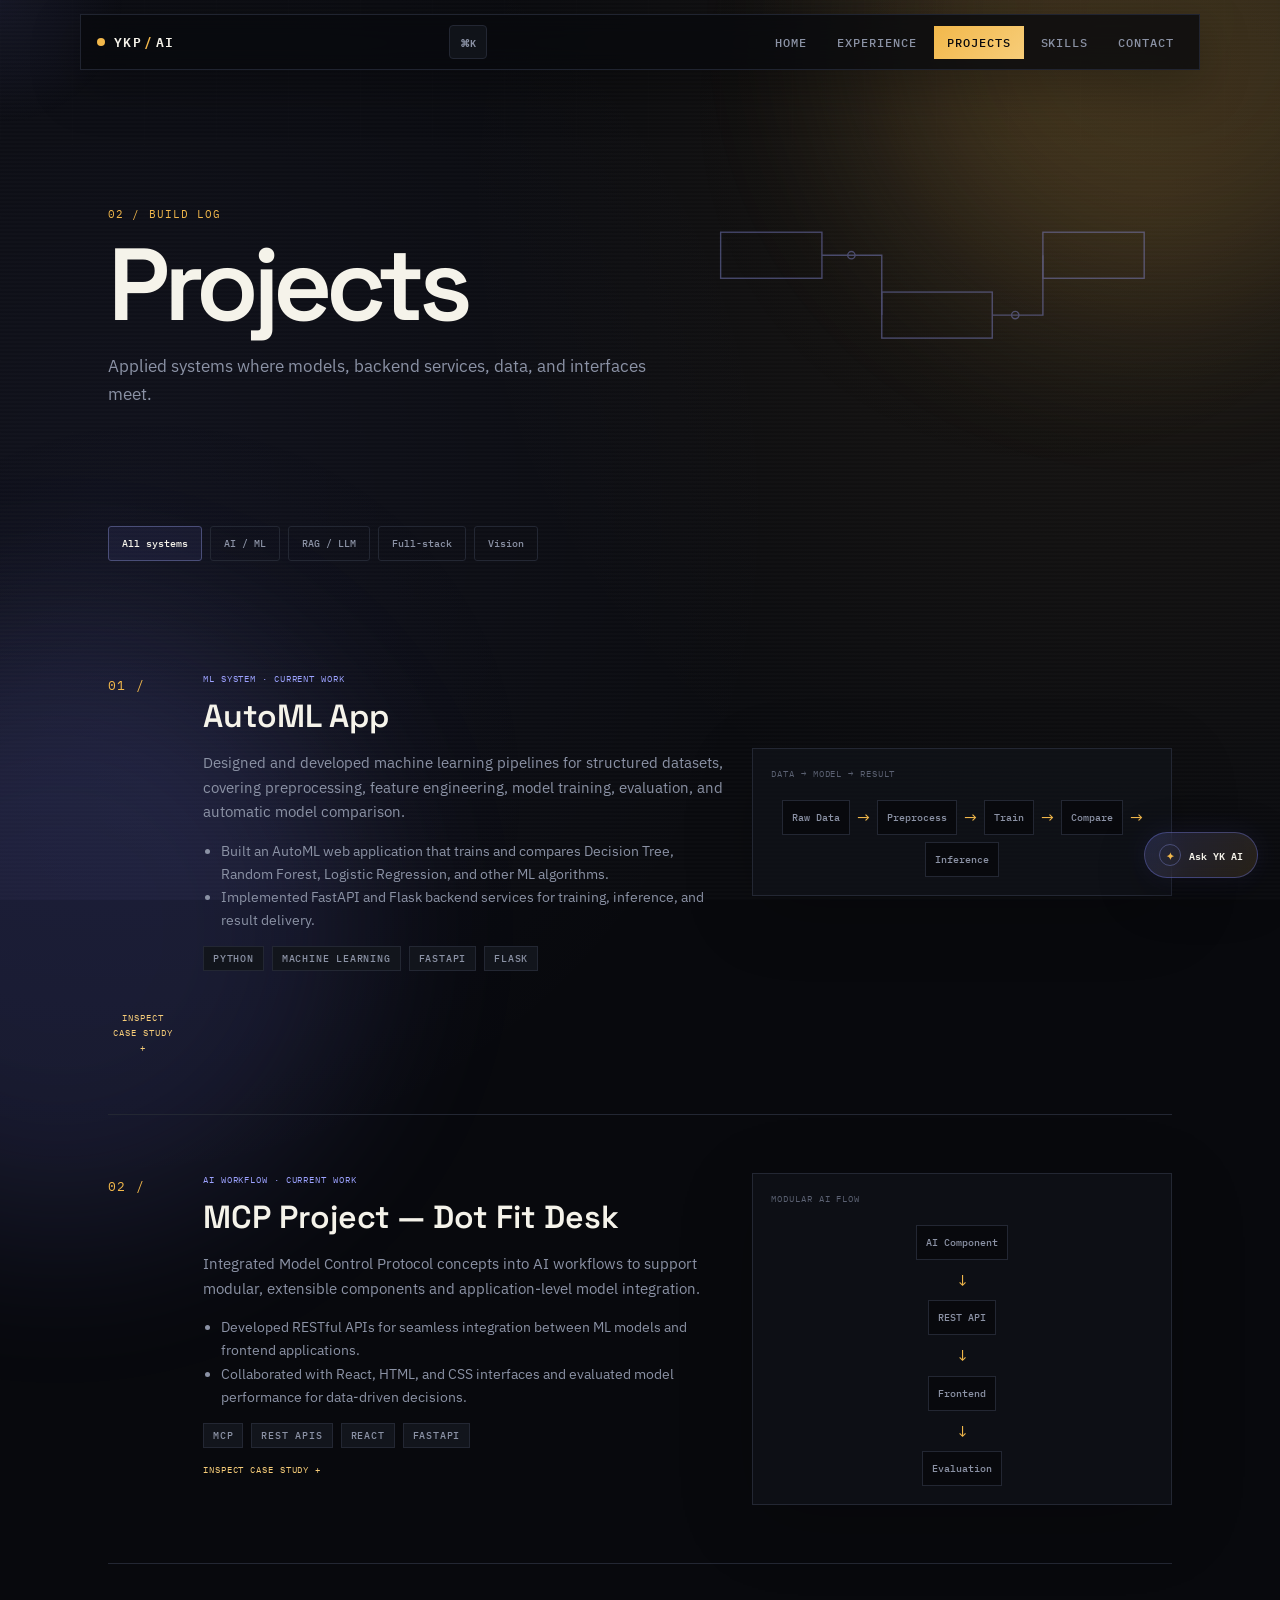
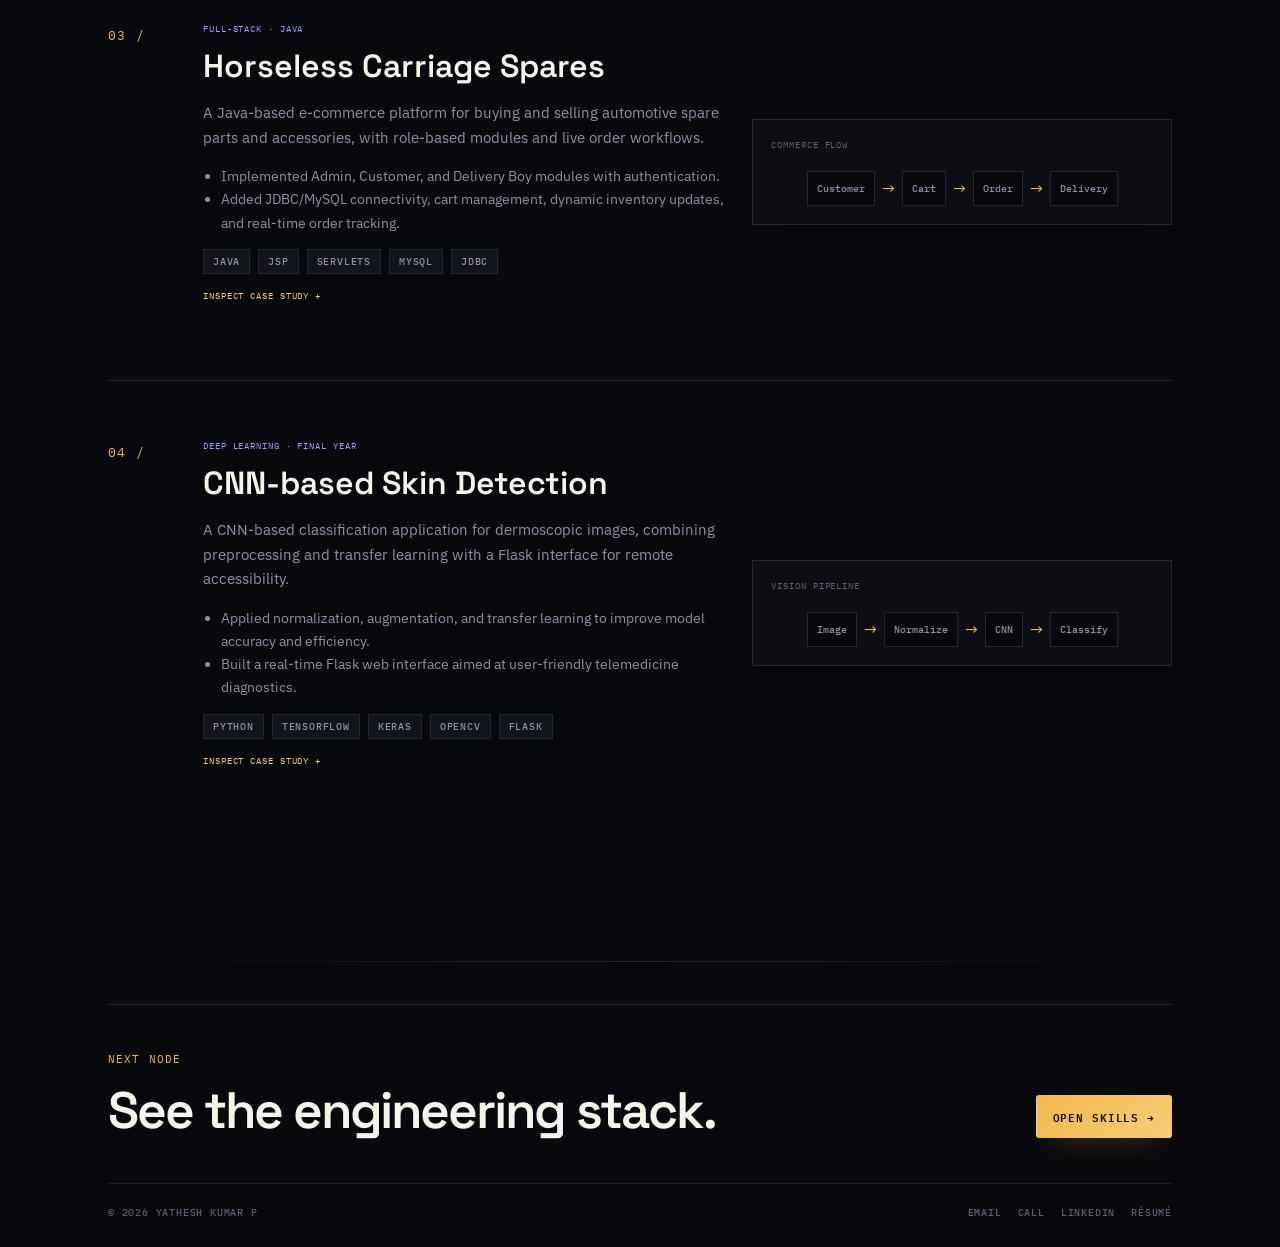
<file: projects.html>
<!doctype html>
  <html lang="en"><head><meta charset="utf-8"><meta name="viewport" content="width=device-width,initial-scale=1"><title>Projects — Yathesh Kumar P</title><meta name="description" content="Selected machine learning, GenAI, web, and deep learning projects by Yathesh Kumar P."><link rel="canonical" href="https://REPLACE-WITH-USERNAME.github.io/projects.html"><meta property="og:type" content="website"><meta property="og:title" content="Projects — Yathesh Kumar P"><meta property="og:description" content="Selected machine learning, GenAI, web, and deep learning projects by Yathesh Kumar P."><meta property="og:image" content="https://REPLACE-WITH-USERNAME.github.io/assets/og-image.png"><meta name="twitter:card" content="summary_large_image"><link rel="icon" href="assets/favicon.svg" type="image/svg+xml"><link rel="preconnect" href="https://fonts.googleapis.com"><link rel="preconnect" href="https://fonts.gstatic.com" crossorigin><link href="https://fonts.googleapis.com/css2?family=IBM+Plex+Mono:wght@400;500;600&family=IBM+Plex+Sans:wght@400;500;600&family=Space+Grotesk:wght@500;600;700&display=swap" rel="stylesheet"><link rel="stylesheet" href="assets/style.css"><script type="application/ld+json">{"@context":"https://schema.org","@type":"Person","name":"Yathesh Kumar P","jobTitle":"AI/ML Engineer","email":"mailto:yatheshkumar8@gmail.com","url":"https://REPLACE-WITH-USERNAME.github.io/","sameAs":["https://www.linkedin.com/in/yathesh-kumar-p-937830291/"]}</script><link rel="manifest" href="site.webmanifest"></head><body data-page="projects"><div class="scroll-progress" aria-hidden="true"><span></span></div>
<div class="curtain"><div class="curtain-status mono">pipeline.compose()</div></div><div class="grid-bg"></div><div class="orb orb-amber"></div><div class="orb orb-violet"></div><header class="nav-wrap"><nav class="nav" aria-label="Primary"><a class="brand" href="index.html" data-transition><span class="pulse-dot"></span><span>YKP<span class="brand-slash">/</span>AI</span></a><button class="palette-toggle" id="palette-toggle" type="button" aria-label="Open command palette">⌘K</button><button class="menu-btn" aria-expanded="false" aria-controls="nav-links">MENU</button><div id="nav-links" class="nav-links"><a href="index.html" data-transition>Home</a><a href="experience.html" data-transition>Experience</a><a class="active" href="projects.html" data-transition>Projects</a><a href="skills.html" data-transition>Skills</a><a href="contact.html" data-transition>Contact</a></div></nav></header><main><section class="page-hero section"><div><div class="eyebrow mono">02 / BUILD LOG</div><h1>Projects</h1><p>Applied systems where models, backend services, data, and interfaces meet.</p></div><svg class="page-art circuit" viewBox="0 0 520 250" aria-hidden="true"><g fill="none" stroke="currentColor" stroke-width="1.5"><rect x="30" y="35" width="110" height="50"/><rect x="205" y="100" width="120" height="50"/><rect x="380" y="35" width="110" height="50"/><path d="M140 60h65v65h0M325 125h55V60"/><circle cx="172" cy="60" r="4"/><circle cx="350" cy="125" r="4"/></g></svg></section><section class="section project-controls">
  <div class="filter-row" id="project-filter">
    <button class="filter-chip active" data-filter="all">All systems</button><button class="filter-chip" data-filter="ai">AI / ML</button><button class="filter-chip" data-filter="rag">RAG / LLM</button><button class="filter-chip" data-filter="fullstack">Full-stack</button><button class="filter-chip" data-filter="vision">Vision</button>
  </div>
</section>
<section class="section projects-list"><article class="project-row reveal" data-project-tags="ai ml" data-project-key="automl"><div class="project-index mono">01 /</div><div class="project-copy"><div class="mono project-category">ML SYSTEM · CURRENT WORK</div><h2>AutoML App</h2><p>Designed and developed machine learning pipelines for structured datasets, covering preprocessing, feature engineering, model training, evaluation, and automatic model comparison.</p><ul><li>Built an AutoML web application that trains and compares Decision Tree, Random Forest, Logistic Regression, and other ML algorithms.</li><li>Implemented FastAPI and Flask backend services for training, inference, and result delivery.</li></ul><div class="chip-row"><span class="chip">Python</span><span class="chip">Machine Learning</span><span class="chip">FastAPI</span><span class="chip">Flask</span></div></div><div class="schematic"><div class="schem-title mono">DATA → MODEL → RESULT</div><div class="flow"><span>Raw Data</span><i>→</i><span>Preprocess</span><i>→</i><span>Train</span><i>→</i><span>Compare</span><i>→</i><span>Inference</span></div></div><button class="case-toggle mono" type="button" aria-expanded="false" data-case="automl">Inspect case study +</button><div class="case-study" data-case-panel="automl"><div><span class="mono">PROBLEM</span><p>Make structured-data experimentation repeatable instead of rebuilding preprocessing and comparison logic for each dataset.</p></div><div><span class="mono">ENGINEERING</span><p>Pipeline orchestration, backend endpoints for training/inference, model comparison, and result delivery.</p></div><div><span class="mono">TRADEOFF</span><p>Automation favors broad baseline coverage; expert tuning remains available when a dataset needs deeper control.</p></div></div></div></article>
<article class="project-row reveal" data-project-tags="ai rag" data-project-key="mcp"><div class="project-index mono">02 /</div><div class="project-copy"><div class="mono project-category">AI WORKFLOW · CURRENT WORK</div><h2>MCP Project — Dot Fit Desk</h2><p>Integrated Model Control Protocol concepts into AI workflows to support modular, extensible components and application-level model integration.</p><ul><li>Developed RESTful APIs for seamless integration between ML models and frontend applications.</li><li>Collaborated with React, HTML, and CSS interfaces and evaluated model performance for data-driven decisions.</li></ul><div class="chip-row"><span class="chip">MCP</span><span class="chip">REST APIs</span><span class="chip">React</span><span class="chip">FastAPI</span></div><button class="case-toggle mono" type="button" aria-expanded="false" data-case="mcp">Inspect case study +</button><div class="case-study" data-case-panel="mcp"><div><span class="mono">FOCUS</span><p>Read the project as an engineering system: constraints, integration points, and the practical choices behind the implementation.</p></div><div><span class="mono">STACK</span><p>Trace the technologies from application layer to backend or model layer and see how the pieces connect.</p></div><div><span class="mono">LESSON</span><p>Prioritize maintainability, clear interfaces, and an experience that makes the underlying technology useful.</p></div></div></div><div class="schematic"><div class="schem-title mono">MODULAR AI FLOW</div><div class="flow vertical"><span>AI Component</span><i>↓</i><span>REST API</span><i>↓</i><span>Frontend</span><i>↓</i><span>Evaluation</span></div></div></article>
<article class="project-row reveal" data-project-tags="fullstack" data-project-key="spares"><div class="project-index mono">03 /</div><div class="project-copy"><div class="mono project-category">FULL-STACK · JAVA</div><h2>Horseless Carriage Spares</h2><p>A Java-based e-commerce platform for buying and selling automotive spare parts and accessories, with role-based modules and live order workflows.</p><ul><li>Implemented Admin, Customer, and Delivery Boy modules with authentication.</li><li>Added JDBC/MySQL connectivity, cart management, dynamic inventory updates, and real-time order tracking.</li></ul><div class="chip-row"><span class="chip">Java</span><span class="chip">JSP</span><span class="chip">Servlets</span><span class="chip">MySQL</span><span class="chip">JDBC</span></div><button class="case-toggle mono" type="button" aria-expanded="false" data-case="spares">Inspect case study +</button><div class="case-study" data-case-panel="spares"><div><span class="mono">FOCUS</span><p>Read the project as an engineering system: constraints, integration points, and the practical choices behind the implementation.</p></div><div><span class="mono">STACK</span><p>Trace the technologies from application layer to backend or model layer and see how the pieces connect.</p></div><div><span class="mono">LESSON</span><p>Prioritize maintainability, clear interfaces, and an experience that makes the underlying technology useful.</p></div></div></div><div class="schematic"><div class="schem-title mono">COMMERCE FLOW</div><div class="flow"><span>Customer</span><i>→</i><span>Cart</span><i>→</i><span>Order</span><i>→</i><span>Delivery</span></div></div></article>
<article class="project-row reveal" data-project-tags="ai vision" data-project-key="skin"><div class="project-index mono">04 /</div><div class="project-copy"><div class="mono project-category">DEEP LEARNING · FINAL YEAR</div><h2>CNN-based Skin Detection</h2><p>A CNN-based classification application for dermoscopic images, combining preprocessing and transfer learning with a Flask interface for remote accessibility.</p><ul><li>Applied normalization, augmentation, and transfer learning to improve model accuracy and efficiency.</li><li>Built a real-time Flask web interface aimed at user-friendly telemedicine diagnostics.</li></ul><div class="chip-row"><span class="chip">Python</span><span class="chip">TensorFlow</span><span class="chip">Keras</span><span class="chip">OpenCV</span><span class="chip">Flask</span></div><button class="case-toggle mono" type="button" aria-expanded="false" data-case="skin">Inspect case study +</button><div class="case-study" data-case-panel="skin"><div><span class="mono">FOCUS</span><p>Read the project as an engineering system: constraints, integration points, and the practical choices behind the implementation.</p></div><div><span class="mono">STACK</span><p>Trace the technologies from application layer to backend or model layer and see how the pieces connect.</p></div><div><span class="mono">LESSON</span><p>Prioritize maintainability, clear interfaces, and an experience that makes the underlying technology useful.</p></div></div></div><div class="schematic"><div class="schem-title mono">VISION PIPELINE</div><div class="flow"><span>Image</span><i>→</i><span>Normalize</span><i>→</i><span>CNN</span><i>→</i><span>Classify</span></div></div></article></section></main><footer class="footer"><div class="footer-cta"><div><div class="eyebrow mono">NEXT NODE</div><h2>See the engineering stack.</h2></div><a class="btn primary" href="skills.html" data-transition>Open skills →</a></div><div class="footer-bar"><span>© 2026 Yathesh Kumar P</span><div class="footer-links"><a href="mailto:yatheshkumar8@gmail.com">Email</a><a href="tel:+919566517450">Call</a><a href="https://www.linkedin.com/in/yathesh-kumar-p-937830291/" target="_blank" rel="noopener">LinkedIn</a><a href="assets/resume.pdf">Résumé</a></div></div></footer><canvas id="sparkle-canvas" aria-hidden="true"></canvas><div id="sparkle-cursor" aria-hidden="true">✦</div><div id="command-palette" class="command-palette" aria-hidden="true">
  <div class="palette-backdrop" data-palette-close></div>
  <div class="palette-panel" role="dialog" aria-modal="true" aria-labelledby="palette-title">
    <div class="palette-head"><span id="palette-title" class="mono">COMMAND PALETTE</span><button type="button" data-palette-close aria-label="Close">ESC</button></div>
    <div class="palette-search"><span class="mono">⌕</span><input id="palette-input" type="search" autocomplete="off" placeholder="Jump to a page, project, or action…"></div>
    <div id="palette-results" class="palette-results"></div>
    <div class="palette-hint mono">ENTER to open · ESC to close</div>
  </div>
</div>
<button id="copilot-toggle" class="copilot-fab" type="button" aria-label="Open Yathesh AI copilot"><span class="copilot-orbit">✦</span><span>Ask YK AI</span></button>
<aside id="copilot" class="copilot" aria-hidden="true" aria-label="Yathesh AI portfolio assistant">
  <div class="copilot-head"><div><span class="mono">YK / AI COPILOT</span><strong>Portfolio assistant</strong></div><button type="button" data-copilot-close aria-label="Close assistant">×</button></div>
  <div id="copilot-log" class="copilot-log"><div class="copilot-msg bot">Ask me about Yathesh’s projects, RAG work, stack, experience, or how this portfolio is engineered.</div></div>
  <div class="copilot-chips"><button type="button" data-copilot-q="What AI projects has Yathesh built?">AI projects</button><button type="button" data-copilot-q="What is Yathesh's RAG stack?">RAG stack</button><button type="button" data-copilot-q="How can I contact Yathesh?">Contact</button></div>
  <form id="copilot-form" class="copilot-input"><input id="copilot-query" autocomplete="off" placeholder="Ask a question…"><button type="submit">→</button></form>
  <div class="copilot-note mono">LOCAL DEMO · CONNECT AN LLM ENDPOINT IN main.js FOR LIVE ANSWERS</div>
</aside>
<script src="assets/main.js" defer></script><div id="pointer-glow" aria-hidden="true"></div>
</body></html>
</file>
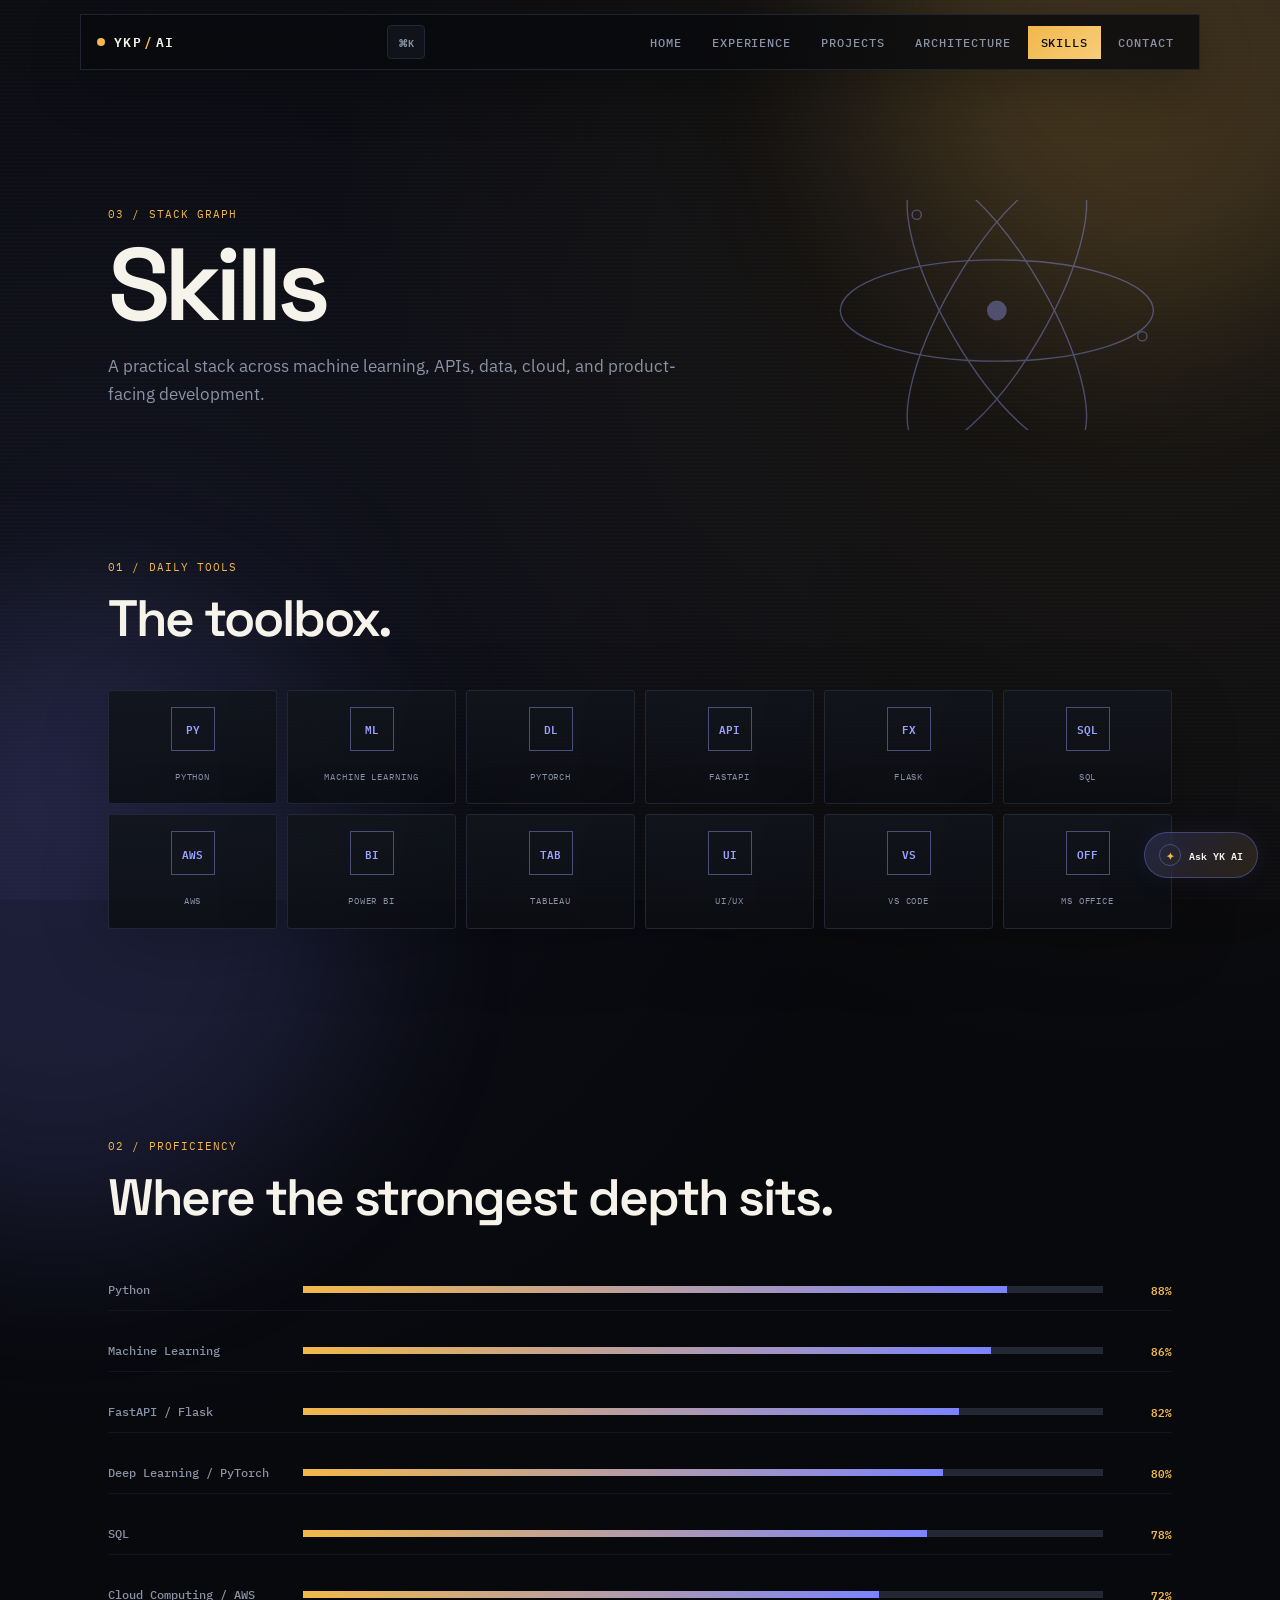
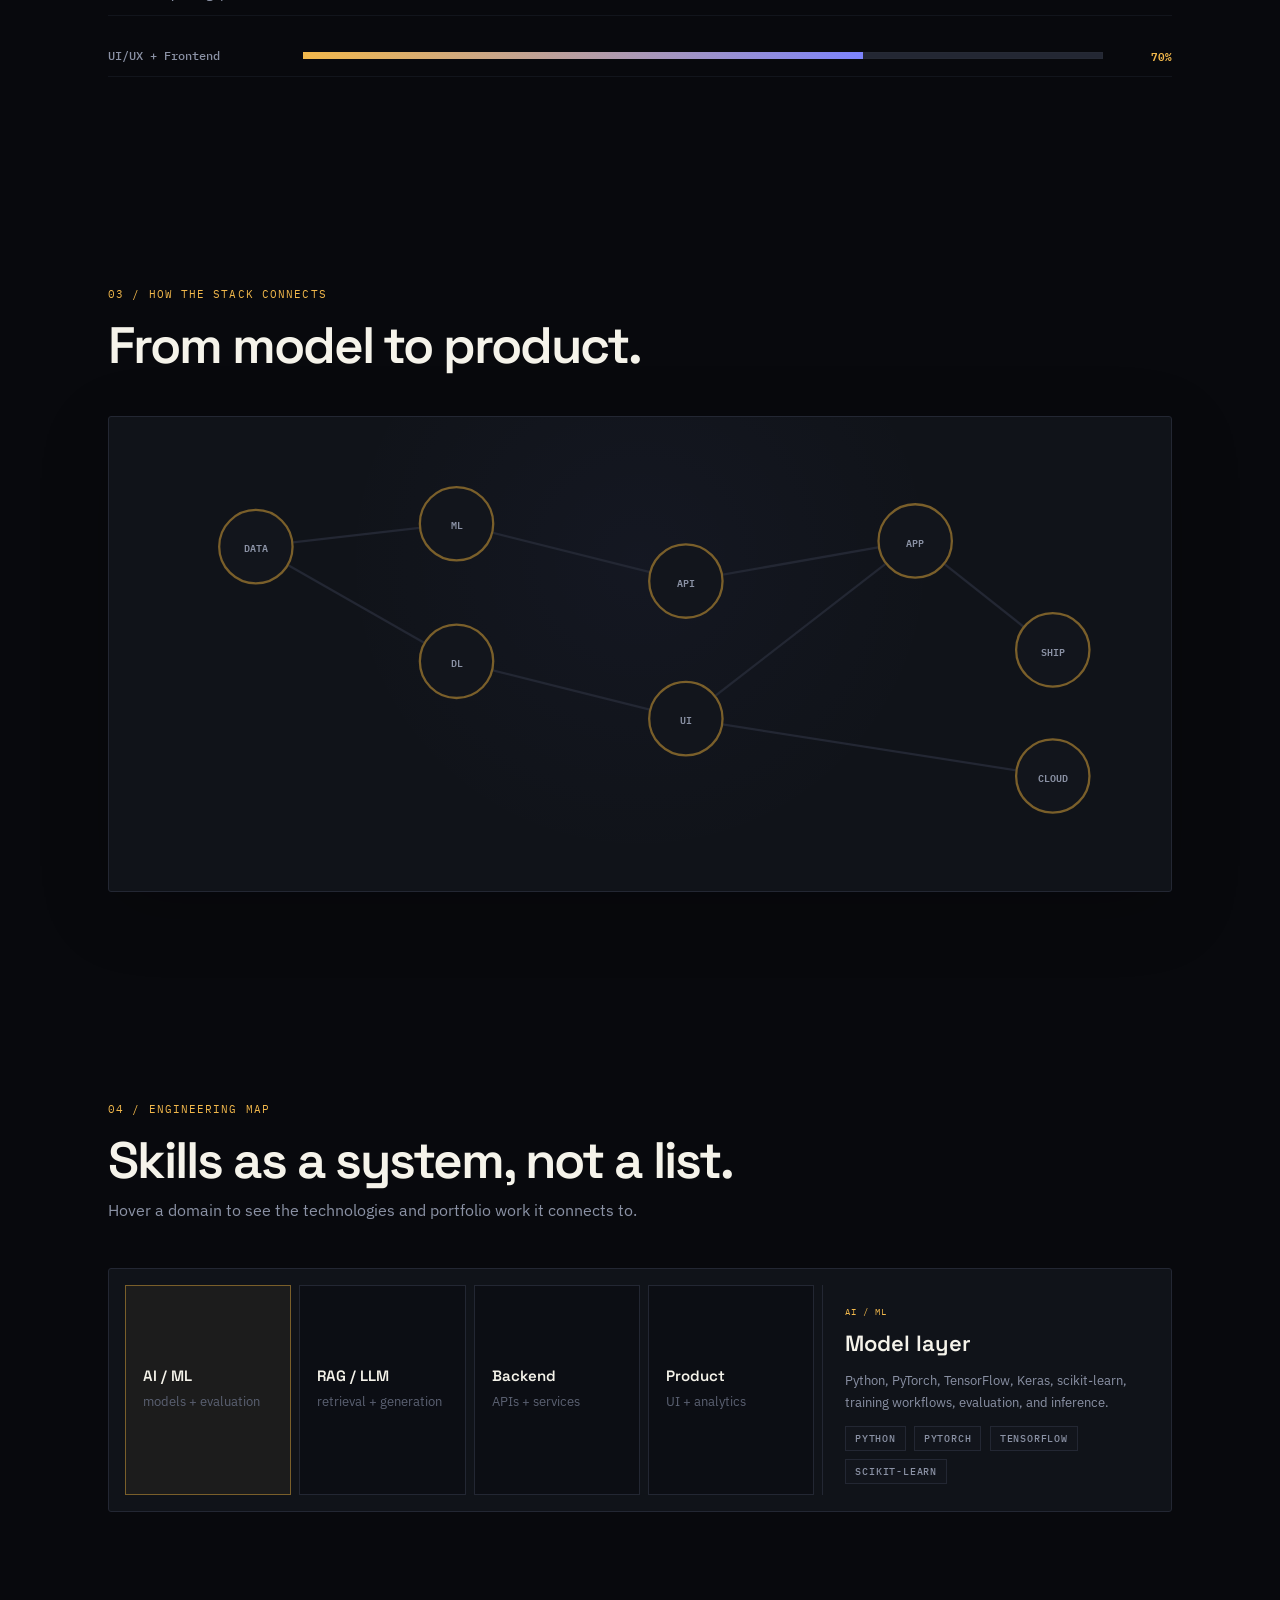
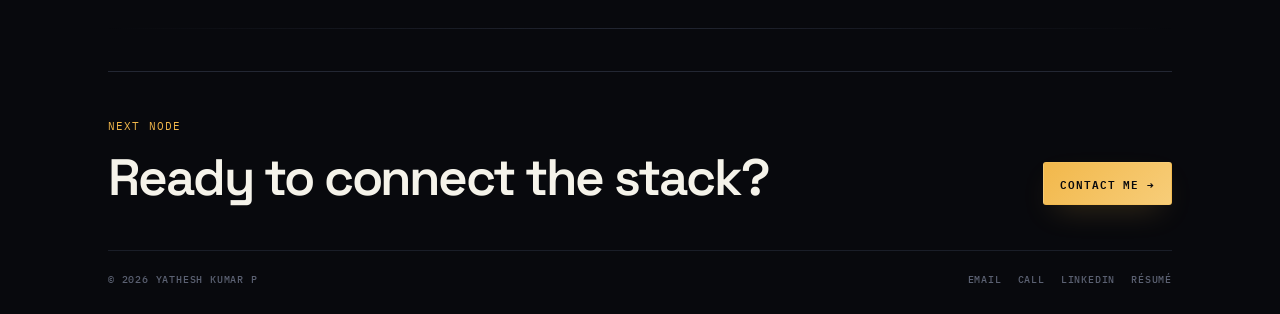
<file: skills.html>
<!doctype html>
  <html lang="en"><head><meta charset="utf-8"><meta name="viewport" content="width=device-width,initial-scale=1"><title>Skills — Yathesh Kumar P</title><meta name="description" content="Technical skills, tool stack, and engineering focus areas of Yathesh Kumar P."><link rel="canonical" href="https://REPLACE-WITH-USERNAME.github.io/skills.html"><meta property="og:type" content="website"><meta property="og:title" content="Skills — Yathesh Kumar P"><meta property="og:description" content="Technical skills, tool stack, and engineering focus areas of Yathesh Kumar P."><meta property="og:image" content="https://REPLACE-WITH-USERNAME.github.io/assets/og-image.png"><meta name="twitter:card" content="summary_large_image"><link rel="icon" href="assets/favicon.svg" type="image/svg+xml"><link rel="preconnect" href="https://fonts.googleapis.com"><link rel="preconnect" href="https://fonts.gstatic.com" crossorigin><link href="https://fonts.googleapis.com/css2?family=IBM+Plex+Mono:wght@400;500;600&family=IBM+Plex+Sans:wght@400;500;600&family=Space+Grotesk:wght@500;600;700&display=swap" rel="stylesheet"><link rel="stylesheet" href="assets/style.css"><script type="application/ld+json">{"@context":"https://schema.org","@type":"Person","name":"Yathesh Kumar P","jobTitle":"AI/ML Engineer","email":"mailto:yatheshkumar8@gmail.com","url":"https://REPLACE-WITH-USERNAME.github.io/","sameAs":["https://www.linkedin.com/in/yathesh-kumar-p-937830291/"]}</script><link rel="manifest" href="site.webmanifest"></head><body data-page="skills"><div class="scroll-progress" aria-hidden="true"><span></span></div>
<div class="curtain"><div class="curtain-status mono">graph.init()</div></div><div class="grid-bg"></div><div class="orb orb-amber"></div><div class="orb orb-violet"></div><header class="nav-wrap"><nav class="nav" aria-label="Primary"><a class="brand" href="index.html" data-transition><span class="pulse-dot"></span><span>YKP<span class="brand-slash">/</span>AI</span></a><button class="palette-toggle" id="palette-toggle" type="button" aria-label="Open command palette">⌘K</button><button class="menu-btn" aria-expanded="false" aria-controls="nav-links">MENU</button><div id="nav-links" class="nav-links"><a href="index.html" data-transition>Home</a><a href="experience.html" data-transition>Experience</a><a href="projects.html" data-transition>Projects</a><a href="architecture.html" data-transition>Architecture</a><a class="active" href="skills.html" data-transition>Skills</a><a href="contact.html" data-transition>Contact</a></div></nav></header><main><section class="page-hero section"><div><div class="eyebrow mono">03 / STACK GRAPH</div><h1>Skills</h1><p>A practical stack across machine learning, APIs, data, cloud, and product-facing development.</p></div><svg class="page-art atom" viewBox="0 0 520 250" aria-hidden="true"><g fill="none" stroke="currentColor" stroke-width="1.5"><ellipse cx="330" cy="120" rx="170" ry="55"/><ellipse cx="330" cy="120" rx="170" ry="55" transform="rotate(60 330 120)"/><ellipse cx="330" cy="120" rx="170" ry="55" transform="rotate(-60 330 120)"/><circle cx="330" cy="120" r="10" fill="currentColor"/><circle cx="488" cy="148" r="5"/><circle cx="243" cy="16" r="5"/></g></svg></section><section class="section tools-section"><div class="section-head reveal"><div class="eyebrow mono">01 / DAILY TOOLS</div><h2>The toolbox.</h2></div><div class="tool-grid reveal-stagger"><div class="tool-badge card"><span class="icon">PY</span><span class="mono">Python</span></div><div class="tool-badge card"><span class="icon">ML</span><span class="mono">Machine Learning</span></div><div class="tool-badge card"><span class="icon">DL</span><span class="mono">PyTorch</span></div><div class="tool-badge card"><span class="icon">API</span><span class="mono">FastAPI</span></div><div class="tool-badge card"><span class="icon">FX</span><span class="mono">Flask</span></div><div class="tool-badge card"><span class="icon">SQL</span><span class="mono">SQL</span></div><div class="tool-badge card"><span class="icon">AWS</span><span class="mono">AWS</span></div><div class="tool-badge card"><span class="icon">BI</span><span class="mono">Power BI</span></div><div class="tool-badge card"><span class="icon">TAB</span><span class="mono">Tableau</span></div><div class="tool-badge card"><span class="icon">UI</span><span class="mono">UI/UX</span></div><div class="tool-badge card"><span class="icon">VS</span><span class="mono">VS Code</span></div><div class="tool-badge card"><span class="icon">OFF</span><span class="mono">MS Office</span></div></div></section><section class="section proficiency"><div class="section-head reveal"><div class="eyebrow mono">02 / PROFICIENCY</div><h2>Where the strongest depth sits.</h2></div><div class="skill-bars reveal-stagger"><div class="skill-row" data-level="88"><span>Python</span><div class="bar"><i></i></div><strong>88%</strong></div><div class="skill-row" data-level="86"><span>Machine Learning</span><div class="bar"><i></i></div><strong>86%</strong></div><div class="skill-row" data-level="82"><span>FastAPI / Flask</span><div class="bar"><i></i></div><strong>82%</strong></div><div class="skill-row" data-level="80"><span>Deep Learning / PyTorch</span><div class="bar"><i></i></div><strong>80%</strong></div><div class="skill-row" data-level="78"><span>SQL</span><div class="bar"><i></i></div><strong>78%</strong></div><div class="skill-row" data-level="72"><span>Cloud Computing / AWS</span><div class="bar"><i></i></div><strong>72%</strong></div><div class="skill-row" data-level="70"><span>UI/UX + Frontend</span><div class="bar"><i></i></div><strong>70%</strong></div></div></section><section class="section stack-section"><div class="section-head reveal"><div class="eyebrow mono">03 / HOW THE STACK CONNECTS</div><h2>From model to product.</h2></div><div class="stack-graph card reveal"><svg viewBox="0 0 900 380" role="img" aria-label="Skill connection graph"><g class="edges"><line x1="115" y1="100" x2="290" y2="80"/><line x1="115" y1="100" x2="290" y2="200"/><line x1="290" y1="80" x2="490" y2="130"/><line x1="290" y1="200" x2="490" y2="250"/><line x1="490" y1="130" x2="690" y2="95"/><line x1="490" y1="250" x2="690" y2="95"/><line x1="690" y1="95" x2="810" y2="190"/><line x1="490" y1="250" x2="810" y2="300"/></g><g class="nodes"><circle cx="115" cy="100" r="32"/><text x="115" y="105">DATA</text><circle cx="290" cy="80" r="32"/><text x="290" y="85">ML</text><circle cx="290" cy="200" r="32"/><text x="290" y="205">DL</text><circle cx="490" cy="130" r="32"/><text x="490" y="135">API</text><circle cx="490" cy="250" r="32"/><text x="490" y="255">UI</text><circle cx="690" cy="95" r="32"/><text x="690" y="100">APP</text><circle cx="810" cy="190" r="32"/><text x="810" y="195">SHIP</text><circle cx="810" cy="300" r="32"/><text x="810" y="305">CLOUD</text></g></svg></div></section><section id="skill-map" class="section skill-map-section"><div class="section-head reveal"><div class="eyebrow mono">04 / ENGINEERING MAP</div><h2>Skills as a system, not a list.</h2><p class="section-lead">Hover a domain to see the technologies and portfolio work it connects to.</p></div><div class="skill-map card reveal"><button class="map-domain active" data-skill-domain="ai"><span>AI / ML</span><small>models + evaluation</small></button><button class="map-domain" data-skill-domain="rag"><span>RAG / LLM</span><small>retrieval + generation</small></button><button class="map-domain" data-skill-domain="backend"><span>Backend</span><small>APIs + services</small></button><button class="map-domain" data-skill-domain="product"><span>Product</span><small>UI + analytics</small></button><div id="skill-map-detail" class="skill-map-detail"><span class="mono">AI / ML</span><h3>Model layer</h3><p>Python, PyTorch, TensorFlow, Keras, scikit-learn, training workflows, evaluation, and inference.</p><div class="chip-row"><span class="chip">Python</span><span class="chip">PyTorch</span><span class="chip">TensorFlow</span><span class="chip">scikit-learn</span></div></div></div></section>
</main><footer class="footer"><div class="footer-cta"><div><div class="eyebrow mono">NEXT NODE</div><h2>Ready to connect the stack?</h2></div><a class="btn primary" href="contact.html" data-transition>Contact me →</a></div><div class="footer-bar"><span>© 2026 Yathesh Kumar P</span><div class="footer-links"><a href="mailto:yatheshkumar8@gmail.com">Email</a><a href="tel:+919566517450">Call</a><a href="https://www.linkedin.com/in/yathesh-kumar-p-937830291/" target="_blank" rel="noopener">LinkedIn</a><a href="assets/resume.pdf">Résumé</a></div></div></footer><canvas id="sparkle-canvas" aria-hidden="true"></canvas><div id="sparkle-cursor" aria-hidden="true">✦</div><div id="command-palette" class="command-palette" aria-hidden="true">
  <div class="palette-backdrop" data-palette-close></div>
  <div class="palette-panel" role="dialog" aria-modal="true" aria-labelledby="palette-title">
    <div class="palette-head"><span id="palette-title" class="mono">COMMAND PALETTE</span><button type="button" data-palette-close aria-label="Close">ESC</button></div>
    <div class="palette-search"><span class="mono">⌕</span><input id="palette-input" type="search" autocomplete="off" placeholder="Jump to a page, project, or action…"></div>
    <div id="palette-results" class="palette-results"></div>
    <div class="palette-hint mono">ENTER to open · ESC to close</div>
  </div>
</div>
<button id="copilot-toggle" class="copilot-fab" type="button" aria-label="Open Yathesh AI copilot"><span class="copilot-orbit">✦</span><span>Ask YK AI</span></button>
<aside id="copilot" class="copilot" aria-hidden="true" aria-label="Yathesh AI portfolio assistant">
  <div class="copilot-head"><div><span class="mono">YK / AI COPILOT</span><strong>Portfolio assistant</strong></div><button type="button" data-copilot-close aria-label="Close assistant">×</button></div>
  <div id="copilot-log" class="copilot-log"><div class="copilot-msg bot">Ask me about Yathesh’s projects, RAG work, stack, experience, or how this portfolio is engineered.</div></div>
  <div class="copilot-chips"><button type="button" data-copilot-q="What AI projects has Yathesh built?">AI projects</button><button type="button" data-copilot-q="What is Yathesh's RAG stack?">RAG stack</button><button type="button" data-copilot-q="How can I contact Yathesh?">Contact</button></div>
  <form id="copilot-form" class="copilot-input"><input id="copilot-query" autocomplete="off" placeholder="Ask a question…"><button type="submit">→</button></form>
  <div class="copilot-note mono">LOCAL DEMO · CONNECT AN LLM ENDPOINT IN main.js FOR LIVE ANSWERS</div>
</aside>
<script src="assets/main.js" defer></script><div id="pointer-glow" aria-hidden="true"></div>
</body></html>
</file>
<file: assets/style.css>
:root{--ink:#08090D;--ink-raised:#12151C;--ink-raised-2:#171B24;--line:#232733;--line-soft:#1A1E28;--text:#F5F3EA;--text-muted:#8B92A5;--text-faint:#5B6172;--amber:#F2B84B;--amber-soft:#F7CD79;--amber-dim:#7A5F2A;--violet:#7C83FD;--violet-soft:#9CA2FF;--violet-dim:#4A4E78;--green:#6FCF97;--radius:3px;--maxw:1120px;--ease:cubic-bezier(.22,.68,0,1);--shadow-amber:0 12px 32px -12px rgba(242,184,75,.28);--shadow-violet:0 12px 32px -12px rgba(124,131,253,.28)}*{box-sizing:border-box}html{scroll-behavior:smooth}body{margin:0;background:var(--ink);color:var(--text);font-family:'IBM Plex Sans',sans-serif;font-size:16px;line-height:1.65;overflow-x:hidden}body:before{content:'';position:fixed;inset:0;z-index:-4;background:radial-gradient(circle at 82% 12%,rgba(242,184,75,.04),transparent 28%),radial-gradient(circle at 12% 88%,rgba(124,131,253,.04),transparent 28%)}a{color:inherit;text-decoration:none}button,input,textarea{font:inherit}.mono{font-family:'IBM Plex Mono',monospace;text-transform:uppercase;letter-spacing:.1em}.grid-bg{position:fixed;inset:0;z-index:-3;opacity:.28;background-image:linear-gradient(rgba(255,255,255,.025) 1px,transparent 1px),linear-gradient(90deg,rgba(255,255,255,.025) 1px,transparent 1px);background-size:64px 64px;mask-image:linear-gradient(to bottom,#000 0%,rgba(0,0,0,.7) 55%,transparent 100%)}.orb{position:fixed;width:600px;height:600px;border-radius:50%;filter:blur(90px);z-index:-2;pointer-events:none;opacity:.15}.orb-amber{top:-280px;right:-180px;background:var(--amber)}.orb-violet{bottom:-330px;left:-240px;background:var(--violet)}.nav-wrap{position:sticky;top:0;z-index:50;padding:18px 28px}.nav{max-width:var(--maxw);margin:auto;display:flex;align-items:center;justify-content:space-between;padding:10px 12px 10px 16px;border:1px solid rgba(35,39,51,.92);background:rgba(8,9,13,.78);backdrop-filter:blur(14px)}.brand{display:flex;align-items:center;gap:9px;font:600 13px 'IBM Plex Mono';letter-spacing:.11em}.brand-slash{color:var(--amber);margin:0 2px}.pulse-dot,.status-dot{width:8px;height:8px;background:var(--amber);border-radius:50%;box-shadow:0 0 0 0 rgba(242,184,75,.55);animation:pulse 2s infinite}.nav-links{display:flex;gap:4px}.nav-links a{font:500 12px 'IBM Plex Mono';letter-spacing:.08em;text-transform:uppercase;color:var(--text-muted);padding:9px 13px}.nav-links a:hover{background:var(--ink-raised);color:var(--text)}.nav-links a.active{color:var(--ink);background:linear-gradient(135deg,var(--amber),var(--amber-soft))}.menu-btn{display:none;background:none;border:0;color:var(--text);font:600 12px 'IBM Plex Mono';letter-spacing:.1em}.section{max-width:var(--maxw);margin:auto;padding:104px 28px}.section-grid{max-width:var(--maxw);margin:auto;padding:84px 28px 60px;display:grid;grid-template-columns:minmax(0,1.15fr) minmax(330px,.85fr);gap:76px;align-items:center}.hero{min-height:680px}.eyebrow{font-size:11px;color:var(--amber);margin-bottom:16px}.hero-title{font:600 clamp(4rem,8vw,7rem)/.88 'Space Grotesk';letter-spacing:-.065em;margin:0 0 28px}.gradient-text{background:linear-gradient(100deg,var(--amber),var(--violet));-webkit-background-clip:text;background-clip:text;color:transparent}.hero-summary{font-size:19px;max-width:690px;color:var(--text-muted);margin:0 0 22px}.hero-summary strong{color:var(--text)}.chip-row{display:flex;flex-wrap:wrap;gap:8px}.chip,.current-pill,.try-chip,.command-chip{display:inline-flex;align-items:center;border:1px solid var(--line);background:var(--ink-raised);padding:5px 9px;color:var(--text-muted);font:500 10px 'IBM Plex Mono';letter-spacing:.08em;text-transform:uppercase}.button-row{display:flex;flex-wrap:wrap;gap:10px;margin-top:30px}.btn{display:inline-flex;align-items:center;justify-content:center;border:1px solid transparent;border-radius:var(--radius);padding:11px 16px;font:600 11px 'IBM Plex Mono';letter-spacing:.08em;text-transform:uppercase;transition:transform .25s var(--ease),box-shadow .25s var(--ease),border-color .25s}.btn:hover{transform:translateY(-3px)}.btn.primary{color:var(--ink);background:linear-gradient(135deg,var(--amber),var(--amber-soft));box-shadow:var(--shadow-amber)}.btn.ghost{border-color:var(--violet);box-shadow:0 0 0 0 transparent;color:var(--text)}.btn.ghost:hover{box-shadow:var(--shadow-violet)}.btn.tertiary{border-color:var(--line);color:var(--text-muted)}.card{border:1px solid var(--line);background:rgba(18,21,28,.86);border-radius:var(--radius)}.profile-card{padding:22px}.profile-top{display:flex;align-items:center;gap:16px}.avatar-mark{height:62px;width:62px;border-radius:50%;border:1px solid var(--amber);display:grid;place-items:center;font:600 20px 'Space Grotesk';box-shadow:0 0 30px rgba(242,184,75,.14)}.label{font-size:9px;color:var(--text-faint)}.handle{font:500 15px 'IBM Plex Mono';margin-top:5px}.status{display:flex;align-items:center;gap:9px;margin-top:18px;color:var(--green);font:500 10px 'IBM Plex Mono';text-transform:uppercase;letter-spacing:.08em}.card-rule{height:1px;background:var(--line-soft);margin:20px 0}.faint{color:var(--text-faint);font-size:9px}.profile-value{color:var(--text-muted);margin-top:4px}.terminal{overflow:hidden;margin-top:14px}.terminal-bar{height:36px;display:flex;align-items:center;gap:7px;padding:0 12px;border-bottom:1px solid var(--line);background:var(--ink-raised-2)}.terminal-bar span{width:7px;height:7px;border-radius:50%;border:1px solid var(--text-faint)}.terminal-bar b{margin-left:8px;color:var(--text-faint);font-size:9px}.terminal-body{padding:18px;min-height:210px;background:linear-gradient(180deg,rgba(23,27,36,.55),rgba(8,9,13,.8));font-size:11px}.prompt{color:var(--amber);margin-right:7px}.dim{color:var(--text-faint);margin:8px 0}.log-line{color:var(--text-muted);margin:4px 0}.log-line span{color:var(--violet-soft)}.success{color:var(--green);margin-top:12px}.section-head{max-width:740px;margin-bottom:44px}.section-head h2,.footer h2{font:600 clamp(2.1rem,4vw,3.4rem)/1.05 'Space Grotesk';letter-spacing:-.04em;margin:0}.about-grid{display:grid;grid-template-columns:1.2fr .8fr;gap:70px}.about-copy{color:var(--text-muted);font-size:17px}.stats{border-left:1px solid var(--line);padding-left:28px}.stat{display:grid;grid-template-columns:72px 1fr;column-gap:14px;padding:18px 0;border-bottom:1px solid var(--line-soft)}.stat strong{grid-row:span 2;font:600 34px 'Space Grotesk';color:var(--amber)}.stat span{font-size:9px;color:var(--text-faint)}.stat em{font-style:normal;color:var(--text-muted);font-size:13px}.explore-grid{display:grid;grid-template-columns:repeat(3,1fr);gap:14px}.explore-card{display:flex;flex-direction:column;min-height:220px;padding:20px;transition:transform .25s var(--ease),border-color .25s}.explore-card:hover{transform:translateY(-5px);border-color:var(--amber-dim)}.path{font-size:9px;color:var(--violet-soft)}.explore-card h3{font:600 26px 'Space Grotesk';margin:26px 0 8px}.explore-card p{color:var(--text-muted);font-size:14px;margin:0}.view{margin-top:auto;padding-top:24px;color:var(--amber);font-size:10px}.query-box{padding:18px}.search-line{display:grid;grid-template-columns:auto 1fr auto;gap:10px;align-items:center}.search-line>span{font-size:10px;color:var(--amber)}.search-line input{min-width:0;background:transparent;border:0;border-bottom:1px solid var(--line);color:var(--text);outline:0;padding:9px 2px;font:500 13px 'IBM Plex Mono'}.try-row{display:flex;gap:7px;align-items:center;flex-wrap:wrap;margin-top:14px}.try-chip,.command-chip{cursor:pointer}.try-chip:hover,.command-chip:hover{border-color:var(--violet);color:var(--text)}.results{padding-top:18px}.result-placeholder{font-size:10px;color:var(--text-faint);padding:14px;border:1px dashed var(--line)}.result{border-top:1px solid var(--line);padding:15px 0;display:grid;grid-template-columns:1fr auto;gap:15px}.result-title{font:600 16px 'Space Grotesk'}.result-desc{color:var(--text-muted);font-size:13px;margin-top:3px}.score{color:var(--green);font:600 11px 'IBM Plex Mono'}.page-hero{display:grid;grid-template-columns:1.1fr .9fr;align-items:center;min-height:420px;padding-top:84px;padding-bottom:50px}.page-hero h1{font:600 clamp(4rem,8vw,7rem)/.9 'Space Grotesk';letter-spacing:-.06em;margin:0 0 20px}.page-hero p{max-width:650px;color:var(--text-muted);font-size:17px}.page-art{width:100%;color:var(--violet-soft);opacity:.38;justify-self:end}.timeline-wrap{position:relative;padding:10px 0 40px}.timeline-rail{position:absolute;left:18px;top:10px;bottom:40px;width:2px;background:var(--line)}.timeline-fill{position:absolute;top:0;left:0;width:100%;height:0;background:linear-gradient(var(--amber),var(--violet));box-shadow:0 0 18px rgba(124,131,253,.2)}.timeline-item{position:relative;display:grid;grid-template-columns:52px 1fr;gap:30px;padding:0 0 70px}.timeline-node{width:12px;height:12px;border:2px solid var(--line);background:var(--ink);border-radius:50%;margin-top:6px;position:relative;z-index:2;transition:all .35s}.timeline-item.is-visible .timeline-node{border-color:var(--amber);background:var(--amber);box-shadow:0 0 18px rgba(242,184,75,.35)}.timeline-meta{display:flex;gap:9px;align-items:center}.timeline-meta .mono{color:var(--text-faint);font-size:10px}.current-pill{color:var(--green);border-color:rgba(111,207,151,.35);background:rgba(111,207,151,.05)}.timeline-content h2{font:600 28px 'Space Grotesk';margin:12px 0 4px}.company{color:var(--amber-soft);font-size:14px;margin-bottom:15px}.timeline-content ul{padding-left:18px;color:var(--text-muted);font-size:15px}.timeline-content li{margin:7px 0}.education-grid{display:grid;grid-template-columns:repeat(3,1fr);gap:14px}.edu-card{padding:22px;min-height:235px}.edu-card h3{font:600 22px 'Space Grotesk';margin:25px 0 8px}.edu-card p{color:var(--text-muted);font-size:13px;min-height:58px}.edu-card strong{display:block;color:var(--amber);font:600 36px 'Space Grotesk';margin:14px 0}.edu-card>.mono:last-child{font-size:9px;color:var(--text-faint)}.projects-list{padding-top:45px}.project-row{display:grid;grid-template-columns:70px 1fr .8fr;gap:25px;padding:58px 0;border-top:1px solid var(--line)}.project-row:first-child{border-top:0}.project-index{color:var(--amber);font-size:13px;padding-top:3px}.project-category{font-size:9px;color:var(--violet-soft)}.project-copy h2{font:600 32px 'Space Grotesk';margin:9px 0 10px}.project-copy p{color:var(--text-muted);font-size:15px}.project-copy ul{color:var(--text-muted);font-size:14px;padding-left:18px}.schematic{border:1px solid var(--line);background:rgba(18,21,28,.6);padding:18px;align-self:center}.schem-title{font-size:9px;color:var(--text-faint);margin-bottom:18px}.flow{display:flex;align-items:center;justify-content:center;gap:7px;flex-wrap:wrap}.flow span{border:1px solid var(--line);padding:10px 9px;background:var(--ink);font:500 10px 'IBM Plex Mono';color:var(--text-muted)}.flow i{font-style:normal;color:var(--amber)}.flow.vertical{flex-direction:column}.tools-section{padding-top:50px}.tool-grid{display:grid;grid-template-columns:repeat(6,1fr);gap:10px}.tool-badge{padding:16px 12px;text-align:center;transition:transform .25s var(--ease),box-shadow .25s}.tool-badge:hover{transform:translateY(-4px);box-shadow:var(--shadow-amber)}.tool-badge .icon{display:grid;place-items:center;width:44px;height:44px;border:1px solid var(--violet-dim);margin:0 auto 10px;color:var(--violet-soft);font:600 11px 'IBM Plex Mono'}.tool-badge .mono{font-size:9px;color:var(--text-muted)}.skill-bars{display:grid;gap:19px}.skill-row{display:grid;grid-template-columns:180px 1fr 54px;gap:15px;align-items:center}.skill-row>span{font:500 12px 'IBM Plex Mono';color:var(--text-muted)}.bar{height:7px;background:var(--line);overflow:hidden}.bar i{display:block;height:100%;width:0;background:linear-gradient(90deg,var(--amber),var(--violet));transition:width 1s var(--ease)}.skill-row strong{font:600 11px 'IBM Plex Mono';color:var(--amber);text-align:right}.stack-graph{padding:15px;overflow:hidden}.stack-graph svg{width:100%;height:auto;min-height:270px}.edges line{stroke:var(--line);stroke-width:2}.nodes circle{fill:var(--ink-raised);stroke:var(--amber-dim);stroke-width:2}.nodes text{font:600 9px 'IBM Plex Mono';fill:var(--text-muted);text-anchor:middle}.contact-grid{display:grid;grid-template-columns:1.02fr .98fr;gap:40px;align-items:start;padding-top:44px}.terminal-large{margin:0}.terminal-output{min-height:230px;padding:18px;display:grid;align-content:start;gap:8px;font-size:11px;background:linear-gradient(180deg,rgba(23,27,36,.6),rgba(8,9,13,.9))}.command-row{display:flex;flex-wrap:wrap;gap:7px;padding:12px;border-top:1px solid var(--line);background:var(--ink-raised)}.terminal-input{display:grid;grid-template-columns:auto 1fr auto;gap:9px;padding:10px;border-top:1px solid var(--line);align-items:center}.terminal-input input{background:transparent;border:0;outline:0;color:var(--text);font:500 12px 'IBM Plex Mono'}.terminal-input button{background:none;border:0;color:var(--amber);cursor:pointer;font-size:10px}.contact-form-wrap h2{font:600 35px 'Space Grotesk';margin:0 0 25px}.contact-form{display:grid;gap:14px}.contact-form label{display:grid;gap:6px;color:var(--text-muted);font:500 11px 'IBM Plex Mono';text-transform:uppercase}.contact-form input,.contact-form textarea{border:1px solid var(--line);background:var(--ink-raised);color:var(--text);border-radius:var(--radius);padding:11px 12px;outline:0;resize:vertical}.contact-form input:focus,.contact-form textarea:focus{border-color:var(--violet)}.form-note{font-size:9px;color:var(--text-faint);margin:0}.direct-links{margin-top:28px;border-top:1px solid var(--line)}.direct-links a{display:flex;justify-content:space-between;gap:15px;padding:13px 0;border-bottom:1px solid var(--line-soft)}.direct-links span{font-size:9px;color:var(--text-faint)}.direct-links strong{font-size:13px;font-weight:500}.footer{max-width:var(--maxw);margin:auto;padding:55px 28px 28px}.footer-cta{display:flex;justify-content:space-between;gap:25px;align-items:end;padding:45px 0;border-top:1px solid var(--line)}.footer-bar{display:flex;justify-content:space-between;gap:20px;padding-top:22px;color:var(--text-faint);font:500 10px 'IBM Plex Mono';border-top:1px solid var(--line-soft);text-transform:uppercase;letter-spacing:.08em}.footer-links{display:flex;gap:16px}.footer-links a:hover{color:var(--text)}.curtain{position:fixed;inset:0;background:var(--ink);z-index:100;display:grid;place-items:center;transform-origin:top;animation:curtainOut .7s .18s var(--ease) forwards}.curtain-inner{display:flex;flex-direction:column;align-items:center;gap:10px}.curtain-name{font:600 clamp(2rem,5vw,4rem) 'Space Grotesk';letter-spacing:-.04em}.curtain-role{font:500 10px 'IBM Plex Mono';letter-spacing:.12em;color:var(--amber)}.curtain-status{font-size:12px;color:var(--amber)}@keyframes curtainOut{to{transform:scaleY(0)}}@keyframes pulse{0%,100%{box-shadow:0 0 0 0 rgba(242,184,75,.5)}50%{box-shadow:0 0 0 7px rgba(242,184,75,0)}}.reveal,.reveal-stagger>*{opacity:0;transform:translateY(28px);transition:opacity .75s var(--ease),transform .75s var(--ease)}.reveal.in-view,.reveal-stagger.in-view>*{opacity:1;transform:none}.reveal-stagger.in-view>*:nth-child(2){transition-delay:.07s}.reveal-stagger.in-view>*:nth-child(3){transition-delay:.14s}.reveal-stagger.in-view>*:nth-child(4){transition-delay:.21s}.reveal-stagger.in-view>*:nth-child(5){transition-delay:.28s}.text-reveal{display:inline-block;opacity:0;transform:translateY(120%);animation:textUp .85s .55s var(--ease) forwards}.hero-title .gradient-text{animation-delay:.68s}.hero-summary{opacity:0;animation:fadeIn .8s 1.0s var(--ease) forwards}.chip-row,.button-row{opacity:0;animation:fadeIn .8s 1.15s var(--ease) forwards}@keyframes textUp{to{opacity:1;transform:none}}@keyframes fadeIn{to{opacity:1}}#sparkle-canvas,#sparkle-cursor{position:fixed;inset:0;pointer-events:none;z-index:90}#sparkle-cursor{inset:auto;font-size:17px;color:var(--amber);filter:drop-shadow(0 0 6px rgba(242,184,75,.7));transform:translate(-50%,-50%);transition:color .2s,transform .12s}@media(max-width:920px){.section-grid{grid-template-columns:1fr;gap:35px}.hero{min-height:auto}.hero-side{max-width:560px}.page-hero{grid-template-columns:1fr}.page-art{display:none}.about-grid,.contact-grid{grid-template-columns:1fr}.project-row{grid-template-columns:50px 1fr}.schematic{grid-column:2}.tool-grid{grid-template-columns:repeat(4,1fr)}.education-grid{grid-template-columns:1fr 1fr}.explore-grid{grid-template-columns:1fr}.stats{padding-left:0;border-left:0;border-top:1px solid var(--line)}}@media(max-width:760px){.nav-wrap{padding:12px}.nav{padding:10px 12px}.menu-btn{display:block}.nav-links{display:none;position:absolute;top:70px;left:12px;right:12px;flex-direction:column;padding:8px;border:1px solid var(--line);background:rgba(8,9,13,.96)}.nav-links.open{display:flex}.nav-links a{padding:12px}.section{padding:76px 18px}.section-grid{padding:62px 18px 35px}.hero-title{font-size:clamp(3.3rem,16vw,6rem)}.hero-summary{font-size:16px}.search-line{grid-template-columns:1fr}.search-line .btn{width:100%}.skill-row{grid-template-columns:1fr 70px;gap:8px}.skill-row .bar{grid-column:1/3}.skill-row strong{grid-column:2;grid-row:1}.footer{padding:35px 18px 18px}.footer-cta{display:grid;align-items:start}.footer-bar{flex-direction:column}.footer-links{flex-wrap:wrap}.project-row{grid-template-columns:1fr}.project-index{padding:0}.schematic{grid-column:auto}.education-grid{grid-template-columns:1fr}.tool-grid{grid-template-columns:repeat(2,1fr)}}@media(prefers-reduced-motion:reduce){html{scroll-behavior:auto}.curtain{animation:none;transform:scaleY(0)}.text-reveal,.hero-summary,.chip-row,.button-row{animation:none;opacity:1;transform:none}.reveal,.reveal-stagger>*{opacity:1;transform:none;transition:none}#sparkle-canvas,#sparkle-cursor{display:none}}

/* ===== 2026 visual polish / reliability layer ===== */
::selection{background:var(--amber);color:var(--ink)}
body{background:
  radial-gradient(circle at 8% 18%,rgba(124,131,253,.06),transparent 26%),
  radial-gradient(circle at 90% 7%,rgba(242,184,75,.07),transparent 24%),
  var(--ink)}
body:after{content:'';position:fixed;inset:0;pointer-events:none;z-index:-1;opacity:.035;background-image:linear-gradient(transparent 0,rgba(255,255,255,.8) 50%,transparent 100%);background-size:100% 4px;mix-blend-mode:screen}
.grid-bg{opacity:.34;background-size:72px 72px}
.nav{box-shadow:0 16px 50px rgba(0,0,0,.25)}
.nav-wrap{padding-top:14px}
.brand{transition:transform .25s var(--ease)}
.brand:hover{transform:translateX(3px)}
.hero{position:relative}
.hero:before{content:'01';position:absolute;left:5px;top:54px;font:600 10px 'IBM Plex Mono';color:var(--text-faint);letter-spacing:.12em;writing-mode:vertical-rl;opacity:.7}
.hero-copy{position:relative}
.hero-copy:after{content:'';position:absolute;left:-30px;bottom:-52px;width:180px;height:1px;background:linear-gradient(90deg,var(--amber),transparent)}
.hero-title{max-width:920px;text-wrap:balance;text-shadow:0 20px 55px rgba(0,0,0,.3)}
.hero-summary{max-width:720px}
.chip{transition:transform .22s var(--ease),border-color .22s,background .22s,color .22s}
.chip:hover{transform:translateY(-2px);border-color:var(--amber-dim);color:var(--text)}
.chip-live{border-color:rgba(111,207,151,.3);color:var(--green);background:rgba(111,207,151,.04)}
.mini-dot{width:6px;height:6px;border-radius:50%;background:var(--green);margin-right:7px;box-shadow:0 0 0 4px rgba(111,207,151,.08)}
.profile-card,.terminal,.explore-card,.query-box,.schematic,.tool-badge,.edu-card,.stack-graph,.terminal-large{box-shadow:0 18px 70px rgba(0,0,0,.2)}
.profile-card{position:relative;overflow:hidden}
.profile-card:before{content:'';position:absolute;inset:0;background:linear-gradient(135deg,rgba(242,184,75,.04),transparent 40%);pointer-events:none}
.avatar-mark{transition:transform .35s var(--ease),box-shadow .35s var(--ease)}
.profile-card:hover .avatar-mark{transform:rotate(-5deg) scale(1.04);box-shadow:0 0 45px rgba(242,184,75,.22)}
.terminal{border-color:#2a2f3c}
.terminal-bar b{letter-spacing:.12em}
.explore-card{position:relative;overflow:hidden}
.explore-card:after{content:'';position:absolute;width:130px;height:130px;border-radius:50%;right:-60px;bottom:-70px;background:radial-gradient(circle,rgba(124,131,253,.16),transparent 70%);transition:transform .45s var(--ease)}
.explore-card:hover:after{transform:scale(1.8)}
.explore-card h3,.project-copy h2,.section-head h2,.page-hero h1,.footer h2{ text-wrap:balance }
.result{transition:background .2s ease,padding-left .2s ease}
.result:hover{background:linear-gradient(90deg,rgba(255,255,255,.018),transparent);padding-left:7px}
.btn{position:relative;overflow:hidden}
.btn:after{content:'';position:absolute;inset:0;background:linear-gradient(115deg,transparent 35%,rgba(255,255,255,.22),transparent 65%);transform:translateX(-120%);transition:transform .55s var(--ease)}
.btn:hover:after{transform:translateX(120%)}
.project-row{transition:background .25s ease}
.project-row:hover{background:linear-gradient(90deg,rgba(255,255,255,.015),transparent)}
.project-copy h2{transition:color .2s ease}
.project-row:hover .project-copy h2{color:var(--amber-soft)}
.tool-badge{background:linear-gradient(180deg,rgba(18,21,28,.9),rgba(12,14,19,.85))}
.skill-row{padding:11px 0;border-bottom:1px solid rgba(35,39,51,.42)}
.bar{box-shadow:inset 0 0 0 1px rgba(255,255,255,.01)}
.stack-graph{background:radial-gradient(circle at 50% 30%,rgba(124,131,253,.04),transparent 48%),rgba(18,21,28,.86)}
.nodes circle{transition:fill .25s ease,stroke .25s ease,filter .25s ease}
.stack-graph:hover .nodes circle{fill:#151923;stroke:var(--violet-dim);filter:drop-shadow(0 0 9px rgba(124,131,253,.14))}
.contact-form.is-focused{transform:translateY(-1px)}
.contact-form input,.contact-form textarea{transition:border-color .2s,box-shadow .2s,transform .2s}
.contact-form input:focus,.contact-form textarea:focus{box-shadow:0 0 0 3px rgba(124,131,253,.08);transform:translateY(-1px)}
.footer{position:relative}
.footer:before{content:'';position:absolute;left:28px;right:28px;top:12px;height:1px;background:linear-gradient(90deg,transparent,var(--line),transparent)}
.scroll-progress{position:fixed;top:0;left:0;width:100%;height:2px;z-index:110;background:transparent;pointer-events:none}
.scroll-progress span{display:block;width:0;height:100%;background:linear-gradient(90deg,var(--amber),var(--violet));box-shadow:0 0 14px rgba(124,131,253,.5)}
#pointer-glow{position:fixed;left:50%;top:50%;width:260px;height:260px;transform:translate(-50%,-50%);pointer-events:none;border-radius:50%;z-index:1;opacity:0;background:radial-gradient(circle,rgba(124,131,253,.08),transparent 68%);transition:opacity .3s ease;will-change:left,top}
#pointer-glow.active{opacity:1}
#sparkle-canvas{position:fixed;inset:0;pointer-events:none;z-index:2}
#sparkle-cursor{position:fixed;left:0;top:0;pointer-events:none;z-index:90}
#sparkle-cursor{display:none}
/* Do not hide the native browser cursor. The previous version did, which made the pointer disappear when JS/canvas initialization failed. */
.enhanced-pointer body,.enhanced-pointer a,.enhanced-pointer button,.enhanced-pointer input,.enhanced-pointer textarea{cursor:auto}
.curtain{transition:none}
.curtain.leave{animation:curtainOut .28s var(--ease) forwards}
@media (max-width:920px){.hero:before{display:none}.footer:before{left:18px;right:18px}}
@media (max-width:760px){#pointer-glow,#sparkle-canvas{display:none}.hero-copy:after{left:0;bottom:-32px;width:120px}.scroll-progress{height:3px}}
@media(prefers-reduced-motion:reduce){.btn:after,.explore-card:after{display:none}.scroll-progress{display:none}}

/* ===== Advanced AI portfolio layer ===== */
.section-lead{max-width:760px;color:var(--text-muted);margin-top:10px}.hero-kicker{display:flex;align-items:center;gap:8px;margin-top:18px;color:var(--text-faint);font-size:9px}.signal{width:7px;height:7px;border-radius:50%;background:var(--green);box-shadow:0 0 0 5px rgba(111,207,151,.07)}
.palette-toggle{display:inline-grid;place-items:center;border:1px solid var(--line);background:rgba(18,21,28,.86);color:var(--text-muted);border-radius:4px;padding:7px 10px;font:600 10px 'IBM Plex Mono';cursor:pointer;transition:.2s}.palette-toggle:hover{border-color:var(--violet-dim);color:var(--text);transform:translateY(-1px)}
.nav{gap:10px}.architecture-preview{padding-top:45px}.mini-architecture{padding:28px;position:relative;overflow:hidden}.arch-track{display:flex;align-items:center;gap:12px;justify-content:space-between}.arch-node{flex:1;min-width:0;text-align:left;border:1px solid var(--line);background:linear-gradient(180deg,rgba(21,25,35,.92),rgba(11,13,18,.9));color:var(--text);padding:17px;border-radius:4px;cursor:pointer;transition:.25s;position:relative}.arch-node:hover,.arch-node.active{border-color:var(--violet-dim);transform:translateY(-3px);box-shadow:0 14px 30px rgba(0,0,0,.22),0 0 20px rgba(124,131,253,.08)}.arch-node .node-num{display:block;font:600 9px 'IBM Plex Mono';color:var(--amber);margin-bottom:10px}.arch-node strong{display:block;font:600 15px 'Space Grotesk'}.arch-node small{display:block;color:var(--text-faint);margin-top:4px;font-size:11px}.arch-arrow{color:var(--amber);opacity:.65}.arch-detail{display:grid;grid-template-columns:auto 1fr;column-gap:15px;align-items:center;padding-top:20px;margin-top:20px;border-top:1px solid var(--line-soft)}.arch-detail .mono{grid-row:span 2;color:var(--amber);font-size:9px}.arch-detail strong{font:600 20px 'Space Grotesk'}.arch-detail p{margin:4px 0 0;color:var(--text-muted);font-size:13px}.section-actions{display:flex;justify-content:flex-end;margin-top:18px}.metrics-section{padding-top:40px}.metric-grid{display:grid;grid-template-columns:repeat(4,1fr);gap:12px}.metric-card{padding:22px;min-height:155px;display:flex;flex-direction:column;justify-content:space-between}.metric-card strong{font:600 clamp(2rem,4vw,3rem) 'Space Grotesk';letter-spacing:-.04em}.metric-card span.mono{font-size:9px;color:var(--text-faint)}.metric-card p{margin:3px 0 0;color:var(--text-muted);font-size:12px}.live-card strong{display:flex;align-items:center;gap:8px;color:var(--green)}.project-controls{padding-top:18px;padding-bottom:8px}.filter-row{display:flex;gap:8px;flex-wrap:wrap}.filter-chip{border:1px solid var(--line);background:transparent;color:var(--text-muted);font:500 10px 'IBM Plex Mono';padding:10px 13px;cursor:pointer;border-radius:3px}.filter-chip:hover,.filter-chip.active{color:var(--text);border-color:var(--violet-dim);background:rgba(124,131,253,.08)}.project-row.is-hidden{display:none}.case-toggle{border:0;background:transparent;color:var(--amber-soft);padding:0;margin-top:15px;font-size:9px;cursor:pointer}.case-study{display:grid;grid-template-columns:repeat(3,1fr);gap:14px;margin-top:16px;max-height:0;overflow:hidden;opacity:0;transition:max-height .45s var(--ease),opacity .3s ease,padding .45s}.case-study.is-open{max-height:420px;opacity:1;padding:15px 0 4px;border-top:1px solid var(--line-soft)}.case-study span{color:var(--text-faint);font-size:8px}.case-study p{font-size:12px;color:var(--text-muted);margin:6px 0 0}.now-grid{display:grid;grid-template-columns:repeat(3,1fr);gap:12px}.now-card{padding:25px}.now-card>span{color:var(--amber);font:500 10px 'IBM Plex Mono'}.now-card h3{font:600 20px 'Space Grotesk';margin:18px 0 8px}.now-card p{color:var(--text-muted);font-size:13px;margin:0}.skill-map{display:grid;grid-template-columns:repeat(4,1fr) 2fr;gap:8px;padding:16px}.map-domain{border:1px solid var(--line);background:rgba(11,13,18,.6);padding:17px;text-align:left;color:var(--text);cursor:pointer;min-height:95px}.map-domain span{display:block;font:600 15px 'Space Grotesk'}.map-domain small{display:block;color:var(--text-faint);margin-top:6px}.map-domain.active,.map-domain:hover{border-color:var(--amber-dim);background:rgba(242,184,75,.05)}.skill-map-detail{border-left:1px solid var(--line);padding:11px 16px 11px 22px}.skill-map-detail>span{color:var(--amber);font-size:9px}.skill-map-detail h3{font:600 22px 'Space Grotesk';margin:7px 0}.skill-map-detail p{color:var(--text-muted);font-size:13px}.command-palette{position:fixed;inset:0;z-index:300;display:none}.command-palette.open{display:block}.palette-backdrop{position:absolute;inset:0;background:rgba(0,0,0,.65);backdrop-filter:blur(9px)}.palette-panel{position:absolute;top:12vh;left:50%;transform:translateX(-50%);width:min(680px,calc(100% - 28px));background:rgba(11,13,18,.98);border:1px solid var(--line);box-shadow:0 30px 100px rgba(0,0,0,.5);border-radius:6px;overflow:hidden}.palette-head,.palette-search,.palette-hint{display:flex;align-items:center;justify-content:space-between;padding:12px 15px;border-bottom:1px solid var(--line-soft)}.palette-head{font-size:9px}.palette-head button{border:0;background:transparent;color:var(--text-faint);cursor:pointer;font:500 9px 'IBM Plex Mono'}.palette-search{gap:10px}.palette-search input{flex:1;background:transparent;border:0;outline:0;color:var(--text);font-size:16px}.palette-results{max-height:420px;overflow:auto}.palette-item{width:100%;display:grid;grid-template-columns:1fr auto;gap:10px;align-items:center;text-align:left;border:0;border-bottom:1px solid var(--line-soft);background:transparent;color:var(--text);padding:14px 15px;cursor:pointer}.palette-item:hover,.palette-item.active{background:rgba(124,131,253,.08)}.palette-item strong{display:block;font:600 14px 'Space Grotesk'}.palette-item span{display:block;color:var(--text-faint);font-size:11px;margin-top:3px}.palette-item kbd{color:var(--text-faint);font:500 9px 'IBM Plex Mono'}.palette-hint{border-top:0;color:var(--text-faint);font-size:8px;justify-content:flex-end}.ai-btn{border-color:rgba(124,131,253,.45);color:var(--text);background:linear-gradient(135deg,rgba(124,131,253,.10),rgba(242,184,75,.07));}.ai-btn span{color:var(--amber);margin-right:6px}.ai-btn:hover{border-color:var(--violet);box-shadow:var(--shadow-violet)}.copilot-fab{position:fixed;right:22px;bottom:22px;z-index:220;border:1px solid rgba(124,131,253,.35);background:linear-gradient(135deg,rgba(124,131,253,.18),rgba(242,184,75,.12));color:var(--text);padding:11px 14px;border-radius:999px;box-shadow:0 15px 50px rgba(0,0,0,.32),0 0 28px rgba(124,131,253,.10);display:flex;align-items:center;gap:8px;font:600 10px 'IBM Plex Mono';cursor:pointer;backdrop-filter:blur(8px)}.copilot-orbit{display:grid;place-items:center;width:22px;height:22px;border-radius:50%;border:1px solid var(--violet-dim);color:var(--amber);animation:pulse 2.2s infinite}.copilot{position:fixed;right:22px;bottom:78px;width:min(390px,calc(100% - 32px));height:min(600px,calc(100vh - 110px));z-index:221;background:rgba(10,12,17,.98);border:1px solid var(--line);border-radius:7px;box-shadow:0 30px 100px rgba(0,0,0,.55);display:grid;grid-template-rows:auto 1fr auto auto auto;overflow:hidden;transform:translateY(14px) scale(.98);opacity:0;pointer-events:none;transition:.25s var(--ease);backdrop-filter:blur(16px)}.copilot.open{opacity:1;transform:none;pointer-events:auto}.copilot-head{display:flex;align-items:center;justify-content:space-between;padding:15px;border-bottom:1px solid var(--line)}.copilot-head span{display:block;font-size:8px;color:var(--amber)}.copilot-head strong{display:block;font:600 16px 'Space Grotesk';margin-top:3px}.copilot-head button{border:0;background:transparent;color:var(--text-muted);font-size:24px;cursor:pointer}.copilot-log{padding:14px;overflow:auto;display:flex;flex-direction:column;gap:10px}.copilot-msg{max-width:88%;padding:10px 12px;border:1px solid var(--line);border-radius:5px;font-size:12px;line-height:1.55}.copilot-msg.bot{background:rgba(124,131,253,.04)}.copilot-msg.user{margin-left:auto;background:rgba(242,184,75,.06);border-color:rgba(242,184,75,.16)}.copilot-chips{display:flex;gap:7px;flex-wrap:wrap;padding:10px 14px;border-top:1px solid var(--line-soft)}.copilot-chips button{border:1px solid var(--line);background:transparent;color:var(--text-muted);padding:7px 9px;border-radius:999px;font-size:9px;cursor:pointer}.copilot-input{display:flex;border-top:1px solid var(--line);padding:10px}.copilot-input input{flex:1;border:0;background:transparent;outline:0;color:var(--text);padding:7px}.copilot-input button{border:1px solid var(--violet-dim);background:rgba(124,131,253,.1);color:var(--text);width:38px;border-radius:4px;cursor:pointer}.copilot-note{padding:0 14px 12px;color:var(--text-faint);font-size:7px}.architecture-hero-visual{min-height:260px;padding:30px;display:flex;flex-direction:column;justify-content:center;align-items:center;text-align:center;position:relative;overflow:hidden}.architecture-hero-visual span{color:var(--green);font-size:8px}.architecture-hero-visual strong{font:600 clamp(1.3rem,3vw,2rem) 'Space Grotesk';max-width:420px;margin-top:12px}.pulse-ring{position:absolute;width:170px;height:170px;border-radius:50%;border:1px solid rgba(124,131,253,.2);box-shadow:0 0 60px rgba(124,131,253,.08),inset 0 0 50px rgba(242,184,75,.05);animation:ringPulse 4s ease-in-out infinite}.architecture-board{padding:30px}.pipeline{display:grid;grid-template-columns:1fr auto 1fr auto 1fr auto 1fr auto 1fr auto 1fr;gap:10px;align-items:center}.pipeline-node{border:1px solid var(--line);background:rgba(18,21,28,.72);padding:17px;text-align:left;color:var(--text);cursor:pointer;border-radius:4px;transition:.22s}.pipeline-node:hover,.pipeline-node.active{border-color:var(--amber-dim);transform:translateY(-2px);background:rgba(242,184,75,.05)}.pipeline-node span{color:var(--amber);font:500 9px 'IBM Plex Mono'}.pipeline-node strong{display:block;font:600 15px 'Space Grotesk';margin-top:6px}.pipeline-node small{display:block;color:var(--text-faint);margin-top:4px;font-size:10px}.pipeline-link{height:1px;background:linear-gradient(90deg,var(--line),var(--violet-dim));min-width:20px}.architecture-inspector{margin-top:28px;padding-top:22px;border-top:1px solid var(--line);display:grid;grid-template-columns:160px 1fr;column-gap:20px}.architecture-inspector>.mono{color:var(--amber);font-size:8px;grid-row:span 3}.architecture-inspector h3{font:600 23px 'Space Grotesk';margin:0}.architecture-inspector p{margin:6px 0 15px;color:var(--text-muted);font-size:13px}.inspector-grid{display:grid;grid-template-columns:repeat(3,1fr);gap:10px}.inspector-grid>div{padding:10px 12px;background:rgba(255,255,255,.018);border:1px solid var(--line-soft)}.inspector-grid span{display:block;color:var(--text-faint);font-size:8px}.inspector-grid strong{display:block;font-size:11px;margin-top:4px}.principle-grid{display:grid;grid-template-columns:repeat(4,1fr);gap:12px}.principle{padding:22px}.principle>span{color:var(--amber);font:500 9px 'IBM Plex Mono'}.principle h3{font:600 19px 'Space Grotesk';margin:14px 0 7px}.principle p{font-size:12px;color:var(--text-muted);margin:0}.code-card{padding:22px;overflow:auto;border-color:#2b3040;background:#0a0c11}.code-card code{font:500 12px/1.75 'IBM Plex Mono';color:#dfe3ef}.not-found{max-width:720px;padding:15vh 8vw}.not-found h1{font:600 clamp(3rem,8vw,6rem) 'Space Grotesk';letter-spacing:-.06em;margin:.35em 0}.not-found p{color:var(--text-muted);max-width:600px;margin-bottom:24px}@keyframes ringPulse{0%,100%{transform:scale(.93);opacity:.55}50%{transform:scale(1.06);opacity:1}}
@media(max-width:1000px){.metric-grid,.now-grid,.principle-grid{grid-template-columns:repeat(2,1fr)}.skill-map{grid-template-columns:repeat(2,1fr)}.skill-map-detail{grid-column:1/-1;border-left:0;border-top:1px solid var(--line);padding:20px 4px 4px}.pipeline{grid-template-columns:repeat(3,1fr)}.pipeline-link{display:none}.arch-track{display:grid;grid-template-columns:repeat(3,1fr)}.arch-arrow{display:none}}
@media(max-width:760px){.palette-toggle{display:none}.metric-grid,.now-grid,.principle-grid{grid-template-columns:1fr}.arch-track{grid-template-columns:1fr 1fr}.arch-detail{grid-template-columns:1fr}.arch-detail .mono{grid-row:auto;margin-bottom:5px}.case-study{grid-template-columns:1fr}.pipeline{grid-template-columns:1fr 1fr}.architecture-inspector{grid-template-columns:1fr}.architecture-inspector>.mono{grid-row:auto;margin-bottom:8px}.inspector-grid{grid-template-columns:1fr}.copilot-fab{right:14px;bottom:14px}.copilot{right:14px;bottom:66px}.section-actions{justify-content:flex-start}}
@media(prefers-reduced-motion:reduce){.copilot,.palette-panel,.arch-node,.pipeline-node,.pulse-ring{transition:none;animation:none}}
.copilot-status{display:block;color:var(--green);font-size:8px;margin-top:4px}.copilot-msg-wrap{display:flex;flex-direction:column;gap:4px;max-width:88%}.copilot-msg-wrap.user{margin-left:auto;align-items:flex-end}.copilot-msg-wrap.bot{align-items:flex-start}.copilot-meta{font-size:7px;color:var(--text-faint);padding:0 3px}.copilot-input button:disabled{opacity:.45;cursor:wait}
</file>
